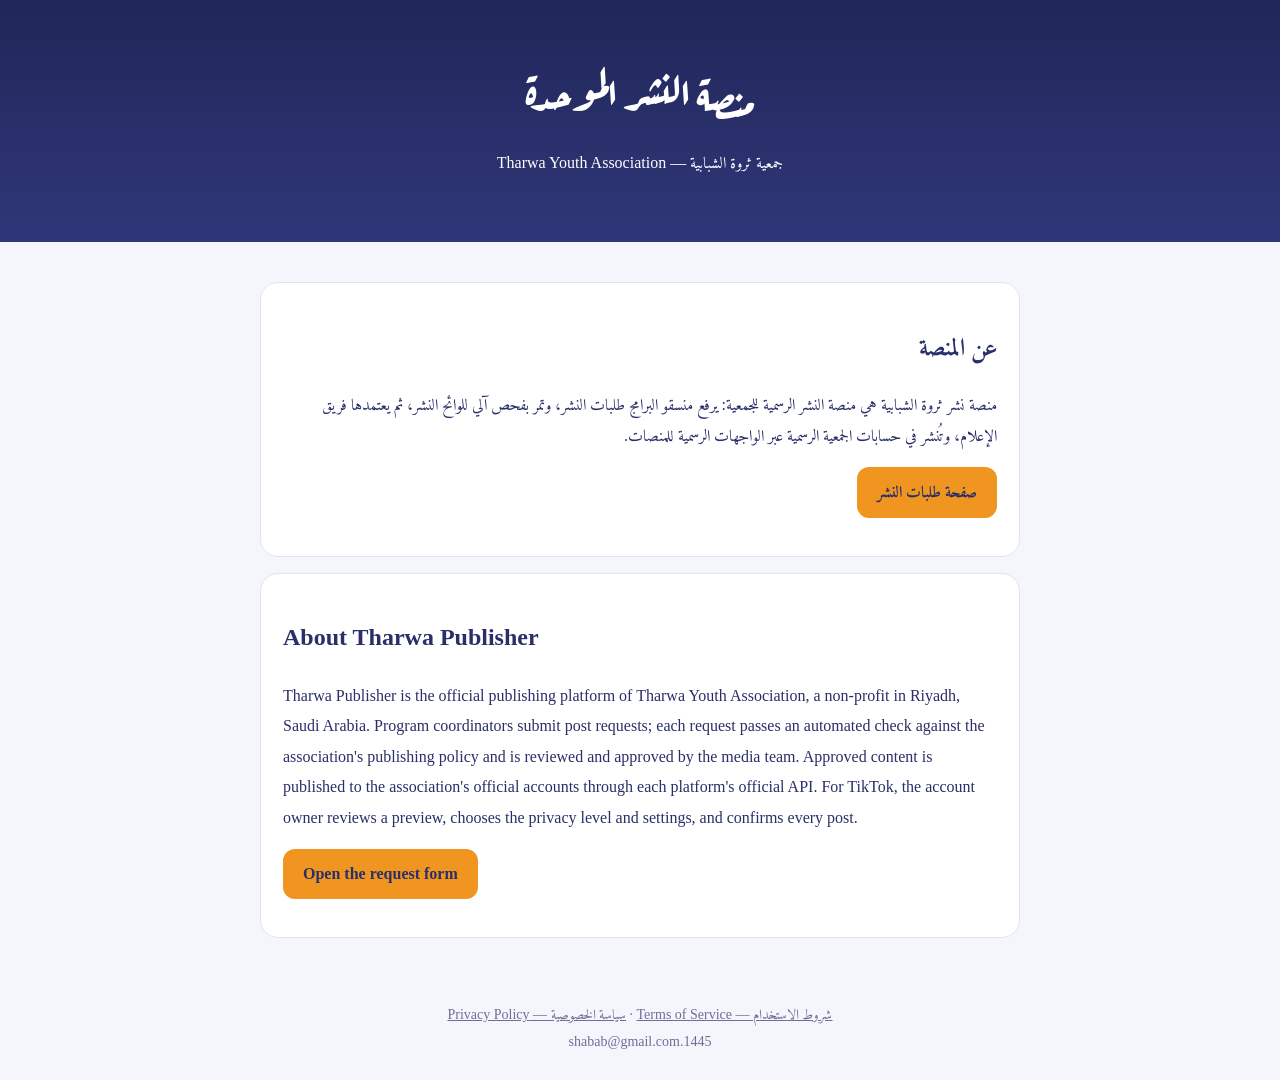
<file: index.html>
<!doctype html><html lang="ar" dir="rtl"><head><meta charset="utf-8"><meta name="viewport" content="width=device-width,initial-scale=1"><link rel="icon" type="image/png" href="favicon.png"><link rel="apple-touch-icon" href="icon.png"><title>منصة نشر ثروة الشبابية — Tharwa Publisher</title><link href="https://fonts.googleapis.com/css2?family=Amiri:wght@400;700&family=Aref+Ruqaa:wght@700&display=swap" rel="stylesheet">
<style>body{margin:0;background:#F5F6FB;color:#292F69;font-family:'Times New Roman',Amiri,serif;line-height:1.9}header{background:linear-gradient(180deg,#202658,#303779);color:#fff;padding:48px 18px;text-align:center}h1{font-family:'Aref Ruqaa',serif;font-size:44px;margin:0}main{max-width:760px;margin:0 auto;padding:24px 18px}.card{background:#fff;border:1px solid #E2E5F1;border-radius:18px;padding:22px;margin:16px 0}a.btn{display:inline-block;background:#F09520;color:#292F69;padding:10px 20px;border-radius:12px;text-decoration:none;font-weight:700}footer{text-align:center;color:#6B6F99;padding:24px;font-size:14px}footer a{color:#6B6F99}</style></head>
<body><header><h1>منصة النشر الموحدة</h1><p>جمعية ثروة الشبابية — Tharwa Youth Association</p></header><main>
<div class="card"><h2>عن المنصة</h2><p>منصة نشر ثروة الشبابية هي منصة النشر الرسمية للجمعية: يرفع منسقو البرامج طلبات النشر، وتمر بفحص آلي للوائح النشر، ثم يعتمدها فريق الإعلام، وتُنشر في حسابات الجمعية الرسمية عبر الواجهات الرسمية للمنصات.</p><p><a class="btn" href="request.html">صفحة طلبات النشر</a></p></div>
<div class="card" dir="ltr" style="text-align:left"><h2>About Tharwa Publisher</h2><p>Tharwa Publisher is the official publishing platform of Tharwa Youth Association, a non-profit in Riyadh, Saudi Arabia. Program coordinators submit post requests; each request passes an automated check against the association's publishing policy and is reviewed and approved by the media team. Approved content is published to the association's official accounts through each platform's official API. For TikTok, the account owner reviews a preview, chooses the privacy level and settings, and confirms every post.</p><p><a class="btn" href="request.html">Open the request form</a></p></div>
</main><footer><a href="terms.html">شروط الاستخدام — Terms of Service</a> · <a href="privacy.html">سياسة الخصوصية — Privacy Policy</a><br>1445.shabab@gmail.com</footer></body></html>
</file>
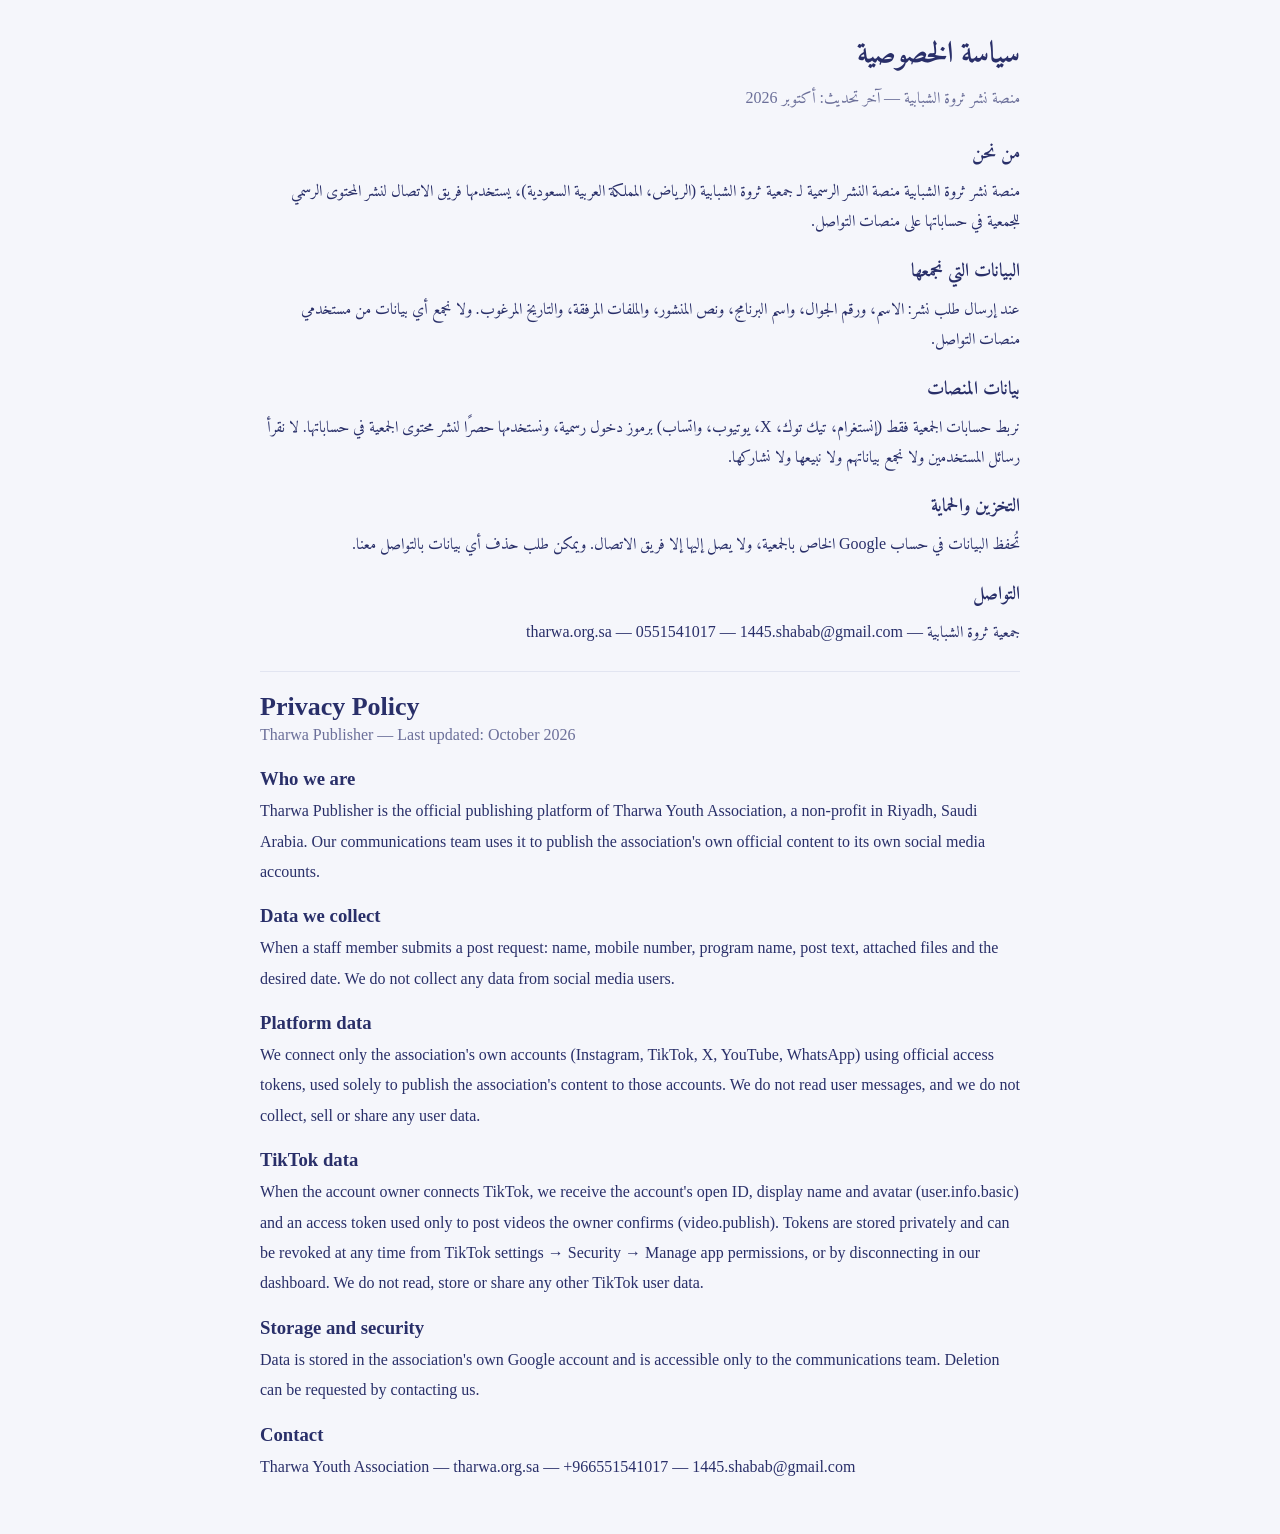
<file: privacy.html>
<!doctype html><html lang="ar"><head><title>Tharwa Publisher</title><link href="https://fonts.googleapis.com/css2?family=Amiri:wght@400;700&display=swap" rel="stylesheet"><meta charset="utf-8"><meta name="viewport" content="width=device-width,initial-scale=1"></head><body style="margin:0;background:#F5F6FB;font-family:'Times New Roman',Amiri,serif;color:#292F69"><div style="max-width:760px;margin:0 auto;padding:28px 18px"><h1 dir="rtl" style="font-size:30px;margin:0">سياسة الخصوصية</h1><p dir="rtl" style="color:#6B6F99;margin:4px 0 0">منصة نشر ثروة الشبابية — آخر تحديث: أكتوبر 2026</p><section dir="rtl" style="margin:24px 0"><h3 style="color:#292F69;margin:18px 0 6px">من نحن</h3><p style="margin:0;line-height:1.9">منصة نشر ثروة الشبابية منصة النشر الرسمية لـ جمعية ثروة الشبابية (الرياض، المملكة العربية السعودية)، يستخدمها فريق الاتصال لنشر المحتوى الرسمي للجمعية في حساباتها على منصات التواصل.</p><h3 style="color:#292F69;margin:18px 0 6px">البيانات التي نجمعها</h3><p style="margin:0;line-height:1.9">عند إرسال طلب نشر: الاسم، ورقم الجوال، واسم البرنامج، ونص المنشور، والملفات المرفقة، والتاريخ المرغوب. ولا نجمع أي بيانات من مستخدمي منصات التواصل.</p><h3 style="color:#292F69;margin:18px 0 6px">بيانات المنصات</h3><p style="margin:0;line-height:1.9">نربط حسابات الجمعية فقط (إنستغرام، تيك توك، X، يوتيوب، واتساب) برموز دخول رسمية، ونستخدمها حصرًا لنشر محتوى الجمعية في حساباتها. لا نقرأ رسائل المستخدمين ولا نجمع بياناتهم ولا نبيعها ولا نشاركها.</p><h3 style="color:#292F69;margin:18px 0 6px">التخزين والحماية</h3><p style="margin:0;line-height:1.9">تُحفظ البيانات في حساب Google الخاص بالجمعية، ولا يصل إليها إلا فريق الاتصال. ويمكن طلب حذف أي بيانات بالتواصل معنا.</p><h3 style="color:#292F69;margin:18px 0 6px">التواصل</h3><p style="margin:0;line-height:1.9">جمعية ثروة الشبابية — tharwa.org.sa — 0551541017 — 1445.shabab@gmail.com</p></section><hr style="border:0;border-top:1px solid #E2E5F1"><h1 dir="ltr" style="font-size:26px;margin:20px 0 0">Privacy Policy</h1><p dir="ltr" style="color:#6B6F99;margin:4px 0 0">Tharwa Publisher — Last updated: October 2026</p><section dir="ltr" style="margin:24px 0"><h3 style="color:#292F69;margin:18px 0 6px">Who we are</h3><p style="margin:0;line-height:1.9">Tharwa Publisher is the official publishing platform of Tharwa Youth Association, a non-profit in Riyadh, Saudi Arabia. Our communications team uses it to publish the association's own official content to its own social media accounts.</p><h3 style="color:#292F69;margin:18px 0 6px">Data we collect</h3><p style="margin:0;line-height:1.9">When a staff member submits a post request: name, mobile number, program name, post text, attached files and the desired date. We do not collect any data from social media users.</p><h3 style="color:#292F69;margin:18px 0 6px">Platform data</h3><p style="margin:0;line-height:1.9">We connect only the association's own accounts (Instagram, TikTok, X, YouTube, WhatsApp) using official access tokens, used solely to publish the association's content to those accounts. We do not read user messages, and we do not collect, sell or share any user data.</p><h3 style="color:#292F69;margin:18px 0 6px">TikTok data</h3><p style="margin:0;line-height:1.9">When the account owner connects TikTok, we receive the account's open ID, display name and avatar (user.info.basic) and an access token used only to post videos the owner confirms (video.publish). Tokens are stored privately and can be revoked at any time from TikTok settings → Security → Manage app permissions, or by disconnecting in our dashboard. We do not read, store or share any other TikTok user data.</p><h3 style="color:#292F69;margin:18px 0 6px">Storage and security</h3><p style="margin:0;line-height:1.9">Data is stored in the association's own Google account and is accessible only to the communications team. Deletion can be requested by contacting us.</p><h3 style="color:#292F69;margin:18px 0 6px">Contact</h3><p style="margin:0;line-height:1.9">Tharwa Youth Association — tharwa.org.sa — +966551541017 — 1445.shabab@gmail.com</p></section></div></body></html>
</file>
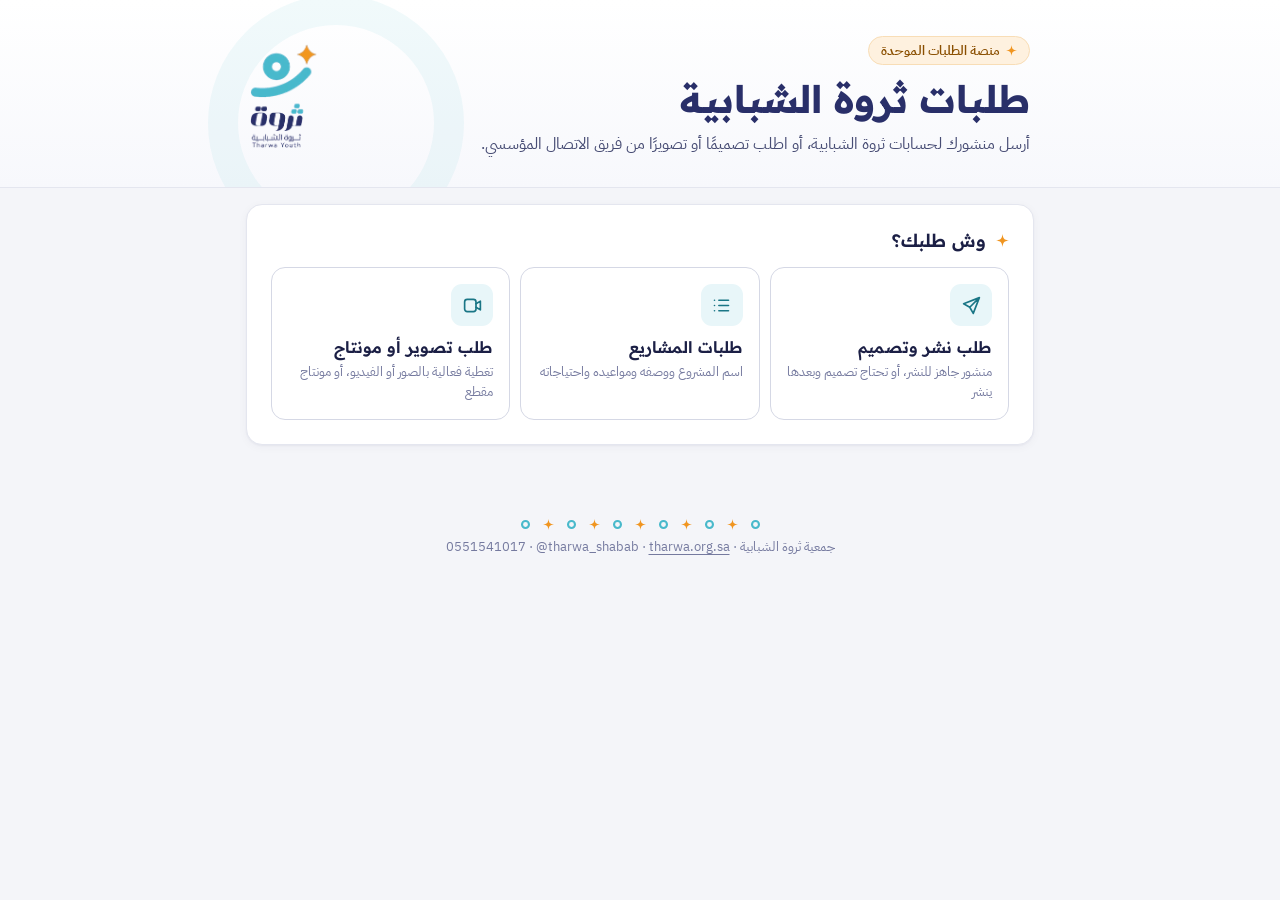
<file: request.html>
<!DOCTYPE html>
<html lang="ar" dir="rtl">
<head>
  <meta charset="utf-8">
  <meta name="viewport" content="width=device-width, initial-scale=1">
  <title>طلبات ثروة الشبابية</title>
  <link rel="icon" type="image/png" href="favicon.png"><link rel="apple-touch-icon" href="icon.png"><meta name="theme-color" content="#202658">
<link rel="preconnect" href="https://fonts.googleapis.com">
<link rel="preconnect" href="https://fonts.gstatic.com" crossorigin>
<link href="https://fonts.googleapis.com/css2?family=IBM+Plex+Sans+Arabic:wght@400;500;600;700&family=Readex+Pro:wght@500;600;700&display=swap" rel="stylesheet">
<style>
  /* ===================== نظام تصميم منصة ثروة =====================
     الخطوط: IBM Plex Sans Arabic للنصوص، وReadex Pro للعناوين (بدائل Segoe UI حسب دليل الهوية).
     الألوان: الكحلي أساسي، والتركوازي للمعلومة والروابط، والبرتقالي للإبراز فقط (بدون نص أبيض فوقه). */
  :root {
    --navy: #292F69; --navy-deep: #1F2454; --navy-2: #363D80;
    --ink: #1B1F45; --text: #1B1F45; --ink-2: #474C74; --muted: #757A9F; --faint: #A3A7C3;
    --tq: #48B9CB; --tq-ink: #1A7686; --tq-soft: #E8F6F9;
    --or: #F09520; --or-ink: #8A4F00; --or-soft: #FEF1DF;
    --mint: #B5DFDA; --peach: #F3D9B8; --mustard: #F3BE5E; --green: #8CC08F;
    --bg: #F4F5F9; --card: #FFFFFF; --line: #E4E6EF; --line-2: #D5D8E5; --hover: #F2F3F8; --sel: #EDEFF8;
    --ok: #1D8757; --ok-soft: #E4F4EB; --warn: #9C5B00; --warn-soft: #FFF3DC; --bad: #BE3A30; --bad-soft: #FCEBE9;
    --radius: 14px; --r-sm: 10px; --r-xs: 8px;
    --shadow: 0 1px 2px rgba(22, 26, 64, .04), 0 2px 10px rgba(22, 26, 64, .04);
    --shadow-2: 0 12px 32px rgba(22, 26, 64, .12);
    --ring: 0 0 0 3px rgba(72, 185, 203, .28);
    --f-ui: 'IBM Plex Sans Arabic', 'Segoe UI', Tahoma, sans-serif;
    --f-head: 'Readex Pro', 'IBM Plex Sans Arabic', 'Segoe UI', Tahoma, sans-serif;
  }
  * { box-sizing: border-box; }
  html, body { margin: 0; }
  html { -webkit-text-size-adjust: 100%; }
  body { background: var(--bg); color: var(--ink); font-family: var(--f-ui); font-size: 15px; line-height: 1.7; direction: rtl; -webkit-font-smoothing: antialiased; -moz-osx-font-smoothing: grayscale; text-rendering: optimizeLegibility; }
  a { color: var(--tq-ink); text-decoration-thickness: 1px; text-underline-offset: 3px; }
  b, strong { font-weight: 600; }
  h1, h2, h3, h4 { font-family: var(--f-head); font-weight: 600; letter-spacing: 0; line-height: 1.35; color: var(--ink); }
  button, input, select, textarea { font: inherit; color: inherit; }
  ::selection { background: rgba(72, 185, 203, .25); }
  :focus-visible { outline: none; box-shadow: var(--ring); }
  .ltr { direction: ltr; unicode-bidi: isolate; }

  /* ===== الترويسة (صفحة الطلبات) ===== */
  .hero { position: relative; overflow: hidden; background: linear-gradient(180deg, #FFFFFF 0%, #F7F8FC 100%); border-bottom: 1px solid var(--line); }
  .hero-inner { position: relative; max-width: 820px; margin: 0 auto; padding: 36px 20px 30px; display: flex; align-items: center; gap: 24px; }
  .hero-text { flex: 1; min-width: 0; }
  .hero-logo { height: 104px; width: auto; flex: none; position: relative; }
  .hero-inner::before { content: ''; position: absolute; left: -22px; top: 50%; width: 196px; height: 196px; margin-top: -98px; border-radius: 50%; border: 30px solid rgba(72, 185, 203, .075); pointer-events: none; }
  .hero h1 { font-family: var(--f-head); font-weight: 700; font-size: clamp(26px, 5.2vw, 38px); line-height: 1.3; margin: 10px 0 6px; color: var(--navy); }
  .hero p { margin: 0; color: var(--ink-2); font-size: 15.5px; max-width: 560px; }
  .hero .pill { display: inline-flex; align-items: center; gap: 6px; background: var(--or-soft); color: var(--or-ink); font-weight: 600; font-size: 12.5px; padding: 3px 12px; border-radius: 999px; border: 1px solid #F8DDB6; }
  .hero .pill svg { width: 11px; height: 11px; }
  @media (max-width: 640px) {
    .hero-inner { padding: 22px 16px 20px; gap: 14px; align-items: flex-start; }
    .hero-logo { height: 70px; }
    .hero-inner::before { left: -46px; width: 150px; height: 150px; margin-top: -75px; border-width: 22px; }
    .hero p { font-size: 14.5px; }
  }

  /* شريط الدوائر والنجوم — علامة الهوية أسفل الصفحة */
  .strip { display: flex; justify-content: center; align-items: center; gap: 12px; padding: 18px 0 6px; }
  .strip svg { width: 11px; height: 11px; flex: none; }

  /* ===== عناصر عامة ===== */
  .wrap { max-width: 820px; margin: 0 auto; padding: 0 16px 48px; }
  .card { background: var(--card); border: 1px solid var(--line); border-radius: 16px; box-shadow: var(--shadow); padding: 24px; margin-top: 16px; }
  @media (max-width: 640px) { .card { padding: 18px 16px; border-radius: 14px; } }
  .sec-title { display: flex; align-items: center; gap: 10px; font-family: var(--f-head); font-weight: 600; font-size: 18px; color: var(--ink); margin: 0 0 14px; }
  .sec-title svg { width: 13px; height: 13px; flex: none; }
  .muted { color: var(--muted); }
  .small { font-size: 13px; }
  label.f { display: block; font-weight: 600; font-size: 14px; color: var(--ink-2); margin: 16px 0 6px; }
  label.f .req { color: var(--or); }
  .hint { font-size: 13px; color: var(--muted); margin-top: 5px; line-height: 1.6; }
  .in, select.in, textarea.in { width: 100%; background: #fff; border: 1px solid var(--line-2); border-radius: var(--r-sm); padding: 10px 13px; min-height: 44px; outline: none; transition: border-color .15s, box-shadow .15s; color: var(--ink); }
  .in::placeholder { color: var(--faint); }
  .in:hover { border-color: #C3C7DA; }
  .in:focus { border-color: var(--tq); box-shadow: var(--ring); }
  select.in { -webkit-appearance: none; appearance: none; padding-left: 36px; background: #fff url("data:image/svg+xml,%3Csvg xmlns='http://www.w3.org/2000/svg' width='12' height='12' viewBox='0 0 24 24' fill='none' stroke='%23757A9F' stroke-width='2.5' stroke-linecap='round' stroke-linejoin='round'%3E%3Cpath d='m6 9 6 6 6-6'/%3E%3C/svg%3E") no-repeat left 13px center; }
  textarea.in { min-height: 140px; resize: vertical; line-height: 1.75; }
  @media (max-width: 640px) { .in, select.in, textarea.in { font-size: 16px; } }
  .row2 { display: grid; grid-template-columns: 1fr 1fr; gap: 0 14px; }
  @media (max-width: 640px) { .row2 { grid-template-columns: 1fr; } }
  input[type=tel], input[type=email], input[type=url], .ltr.in { direction: ltr; text-align: right; }
  input[type=datetime-local].in, input[type=date].in, input[type=time].in { display: block; min-width: 0; max-width: 100%; -webkit-appearance: none; appearance: none; text-align: right; }
  input[type=datetime-local]::-webkit-date-and-time-value, input[type=date]::-webkit-date-and-time-value { text-align: right; }
  input[type=checkbox], input[type=radio] { accent-color: var(--navy); }

  .btn { display: inline-flex; align-items: center; justify-content: center; gap: 8px; border: 1px solid transparent; cursor: pointer; border-radius: var(--r-sm); min-height: 40px; padding: 7px 16px; font-weight: 600; font-size: 14px; line-height: 1.4; background: var(--sel); color: var(--navy); text-decoration: none; transition: background .15s, border-color .15s, box-shadow .15s, transform .06s; white-space: nowrap; }
  .btn:hover { background: #E3E6F3; }
  .btn:active { transform: translateY(1px); }
  .btn:disabled { opacity: .5; cursor: not-allowed; transform: none; }
  .btn.primary { background: var(--navy); color: #fff; }
  .btn.primary:hover { background: var(--navy-deep); }
  .btn.accent { background: var(--or); color: var(--ink); }
  .btn.accent:hover { background: #E2860F; }
  .btn.ok { background: var(--ok); color: #fff; }
  .btn.ok:hover { background: #17724A; }
  .btn.bad { background: var(--bad-soft); color: var(--bad); }
  .btn.bad:hover { background: #F8DCD8; }
  .btn.ghost { background: #fff; border-color: var(--line-2); color: var(--ink-2); }
  .btn.ghost:hover { background: var(--hover); border-color: #C6CADB; }
  .btn.sm { min-height: 32px; padding: 4px 12px; font-size: 13px; border-radius: var(--r-xs); gap: 6px; }
  .btn.big { width: 100%; min-height: 52px; font-size: 16px; border-radius: 12px; font-family: var(--f-head); }
  .btn svg { width: 17px; height: 17px; flex: none; }
  .btn.sm svg { width: 15px; height: 15px; }

  .note { display: flex; gap: 12px; align-items: flex-start; border-radius: 12px; padding: 12px 14px; font-size: 14px; line-height: 1.7; border: 1px solid transparent; }
  .note svg { width: 19px; height: 19px; flex: none; margin-top: 2px; }
  .note.or { background: var(--or-soft); border-color: #F5DAB2; color: #5A3700; }
  .note.tq { background: var(--tq-soft); border-color: #CBEAF0; color: var(--ink); }
  .note.bad { background: var(--bad-soft); border-color: #F2CBC6; color: #8C2A22; }
  .note.ok { background: var(--ok-soft); border-color: #C2E5D2; color: #135C3B; }

  .badge { display: inline-flex; align-items: center; gap: 5px; font-size: 12px; font-weight: 600; line-height: 1.6; padding: 1px 10px; border-radius: 999px; background: var(--sel); color: var(--ink-2); white-space: nowrap; }
  .badge svg { width: 11px; height: 11px; }
  .badge.ok { background: var(--ok-soft); color: var(--ok); }
  .badge.warn { background: var(--warn-soft); color: var(--warn); }
  .badge.tq { background: var(--tq-soft); color: var(--tq-ink); }
  .badge.bad { background: var(--bad-soft); color: var(--bad); }
  .badge.navy { background: var(--navy); color: #fff; }
  .badge.or { background: var(--or-soft); color: var(--or-ink); }
  .badge.gray { background: #EEF0F5; color: var(--muted); }

  .toast { position: fixed; bottom: 24px; left: 50%; transform: translateX(-50%) translateY(24px); opacity: 0; background: var(--ink); color: #fff; padding: 11px 18px; border-radius: 12px; box-shadow: var(--shadow-2); transition: opacity .2s, transform .2s; z-index: 99; max-width: calc(100% - 32px); font-size: 14px; font-weight: 500; pointer-events: none; }
  .toast.show { opacity: 1; transform: translateX(-50%) translateY(0); }
  .toast.err { background: var(--bad); }

  .bar { height: 6px; background: var(--line); border-radius: 99px; overflow: hidden; }
  .bar > i { display: block; height: 100%; width: 0; background: var(--tq); border-radius: 99px; transition: width .2s; }
  .spin { width: 18px; height: 18px; border: 2.5px solid rgba(255,255,255,.35); border-top-color: #fff; border-radius: 50%; animation: sp .8s linear infinite; flex: none; }
  @keyframes sp { to { transform: rotate(360deg); } }
  .hidden { display: none !important; }
  .footer { text-align: center; color: var(--muted); font-size: 13px; padding: 8px 16px 36px; }
  .footer a { color: var(--muted); }
  @media (prefers-reduced-motion: reduce) { * { transition: none !important; animation-duration: .01ms !important; } }
</style>

  <style>
    /* ===== صفحة الطلبات ===== */
    .policy-list { display: grid; grid-template-columns: repeat(auto-fit, minmax(220px, 1fr)); gap: 10px; }
    .pdf-btn { display: flex; align-items: center; gap: 12px; padding: 12px 14px; border-radius: 12px; border: 1px solid var(--line); text-decoration: none; color: var(--ink); background: #fff; transition: border-color .15s, box-shadow .15s, transform .1s; }
    .pdf-btn:hover { border-color: var(--line-2); box-shadow: var(--shadow); transform: translateY(-1px); }
    .pdf-btn .ic { width: 40px; height: 40px; border-radius: 10px; background: var(--bad-soft); color: var(--bad); display: grid; place-items: center; flex: none; }
    .pdf-btn .ic svg { width: 20px; height: 20px; }
    .pdf-btn b { display: block; font-weight: 600; font-size: 14px; line-height: 1.45; }
    .pdf-btn span { font-size: 12.5px; color: var(--muted); }

    .drop { border: 1.5px dashed var(--line-2); background: #FAFBFD; border-radius: 14px; padding: 26px 16px; text-align: center; cursor: pointer; transition: background .15s, border-color .15s; }
    .drop:hover, .drop.over { background: var(--tq-soft); border-color: var(--tq); }
    .drop .ic { width: 48px; height: 48px; border-radius: 12px; background: #fff; border: 1px solid var(--line); color: var(--navy); display: inline-grid; place-items: center; margin-bottom: 8px; box-shadow: var(--shadow); }
    .drop .ic svg { width: 22px; height: 22px; }
    .drop b { display: block; font-size: 15px; font-weight: 600; }
    .thumbs { display: grid; grid-template-columns: repeat(auto-fill, minmax(112px, 1fr)); gap: 10px; margin-top: 14px; }
    .thumb { position: relative; border-radius: 12px; overflow: hidden; border: 1px solid var(--line); background: #fff; }
    .thumb .pv { aspect-ratio: 4/5; background: #EEF0F5 center/cover no-repeat; display: grid; place-items: center; color: var(--muted); }
    .thumb .pv svg { width: 30px; height: 30px; }
    .thumb .meta { padding: 6px 8px; font-size: 11.5px; line-height: 1.5; color: var(--muted); }
    .thumb .meta b { display: block; font-weight: 600; color: var(--ink); white-space: nowrap; overflow: hidden; text-overflow: ellipsis; direction: ltr; text-align: right; }
    .thumb .rm { position: absolute; top: 6px; left: 6px; width: 26px; height: 26px; border-radius: 50%; border: 0; background: rgba(27, 31, 69, .78); color: #fff; display: grid; place-items: center; cursor: pointer; backdrop-filter: blur(4px); }
    .thumb .rm svg { width: 13px; height: 13px; }
    .thumb .prog { position: absolute; inset: auto 0 0 0; height: 3px; background: rgba(0,0,0,.06); }
    .thumb .prog i { display: block; height: 100%; width: 0; background: var(--tq); }
    .thumb.done .prog i { background: var(--ok); }

    .plats { display: grid; grid-template-columns: repeat(auto-fill, minmax(150px, 1fr)); gap: 8px; }
    .plat { position: relative; display: flex; gap: 10px; align-items: flex-start; padding: 11px 13px; border: 1px solid var(--line-2); border-radius: 12px; cursor: pointer; background: #fff; transition: border-color .15s, background .15s; }
    .plat:hover { border-color: #C3C7DA; }
    .plat input { position: absolute; opacity: 0; }
    .plat .box { width: 20px; height: 20px; border-radius: 6px; border: 1.5px solid #C3C7DA; flex: none; margin-top: 3px; display: grid; place-items: center; color: #fff; transition: all .15s; }
    .plat .box svg { width: 13px; height: 13px; opacity: 0; }
    .plat b { display: block; font-weight: 600; font-size: 14px; }
    .plat span { font-size: 12px; color: var(--muted); line-height: 1.55; display: block; }
    .plat:has(input:checked) { border-color: var(--navy); background: var(--sel); }
    .plat:has(input:checked) .box { background: var(--navy); border-color: var(--navy); }
    .plat:has(input:checked) .box svg { opacity: 1; }
    .plat:has(input:focus-visible) { box-shadow: var(--ring); }

    .counter { display: flex; flex-wrap: wrap; gap: 6px; margin-top: 8px; }
    .choice { display: flex; gap: 8px; flex-wrap: wrap; }
    .choice label { display: flex; align-items: center; gap: 8px; padding: 8px 14px; border: 1px solid var(--line-2); border-radius: 10px; cursor: pointer; background: #fff; font-size: 14.5px; transition: border-color .15s, background .15s; }
    .choice label:hover { border-color: #C3C7DA; }
    .choice label:has(input:checked) { border-color: var(--navy); background: var(--sel); font-weight: 600; }
    .consent { display: flex; gap: 10px; align-items: flex-start; margin-top: 12px; padding: 12px 14px; border-radius: 12px; background: var(--warn-soft); border: 1px solid #F6DDB0; cursor: pointer; font-size: 14px; }
    .consent input { width: 18px; height: 18px; margin-top: 3px; flex: none; }

    .err-box { margin-top: 14px; }
    .done-card { text-align: center; padding: 36px 22px; }
    .done-card .big-ic { width: 72px; height: 72px; border-radius: 50%; display: inline-grid; place-items: center; background: var(--ok-soft); color: var(--ok); margin-bottom: 10px; box-shadow: 0 0 0 8px #F1F9F5; }
    .done-card .big-ic svg { width: 36px; height: 36px; }
    .done-card h2 { font-weight: 700; font-size: 28px; margin: 6px 0; color: var(--navy); }
    .req-no { display: inline-block; direction: ltr; font-family: var(--f-head); font-weight: 600; font-size: 20px; background: var(--sel); color: var(--navy); padding: 4px 18px; border-radius: 10px; margin: 8px 0 14px; letter-spacing: .5px; border: 1px solid var(--line); }
    .notes { text-align: right; margin: 14px auto 0; max-width: 560px; }
    .notes li { margin: 4px 0; }

    .cust { margin-top: 14px; border-top: 1px solid var(--line); padding-top: 12px; }
    .cust-on { display: flex; align-items: center; gap: 8px; cursor: pointer; font-weight: 500; }
    .cust-on input { width: 18px; height: 18px; }
    .cust-row { border: 1px solid var(--line); border-radius: 12px; padding: 10px 12px; margin-top: 10px; background: #FBFBFD; }
    .cust-row > b { display: block; margin-bottom: 6px; }
    .cust-files { display: flex; flex-wrap: wrap; gap: 8px; margin-bottom: 8px; }
    .cust-f { position: relative; width: 60px; height: 60px; border-radius: 10px; background: var(--bg) center/cover no-repeat; border: 2px solid var(--line); cursor: pointer; display: grid; place-items: center; }
    .cust-f svg { width: 22px; height: 22px; color: var(--muted); }
    .cust-f.on { border-color: var(--navy); }
    .cust-f.on::after { content: '✓'; position: absolute; top: -7px; left: -7px; width: 20px; height: 20px; border-radius: 50%; background: var(--navy); color: #fff; font-size: 12px; display: grid; place-items: center; }
    .cust-f:not(.on) { opacity: .45; }
    .cust-row textarea { min-height: 70px; }

    .post { position: relative; }
    .post-hd { display: flex; align-items: center; justify-content: space-between; gap: 10px; margin-bottom: 2px; }
    .post-hd h2 { margin: 0; font-size: 19px; display: flex; align-items: center; }
    .post-no { display: inline-grid; place-items: center; width: 30px; height: 30px; border-radius: 50%; background: var(--or); color: var(--ink); font-weight: 700; font-size: 14px; margin-left: 10px; flex: none; }
    .step { margin-top: 20px; padding-top: 16px; border-top: 1px solid var(--line); }
    .step:first-of-type { border-top: 0; padding-top: 0; }
    .step-t { display: flex; align-items: center; gap: 10px; font-family: var(--f-head); font-weight: 600; font-size: 16px; margin-bottom: 8px; color: var(--ink); }
    .step-t i { font-style: normal; width: 24px; height: 24px; border-radius: 50%; background: var(--navy); color: #fff; display: inline-grid; place-items: center; font-size: 12.5px; font-family: var(--f-ui); flex: none; }
    .album-note { display: flex; gap: 8px; align-items: flex-start; font-size: 13.5px; background: var(--tq-soft); border: 1px solid #CBEAF0; border-radius: 10px; padding: 8px 12px; margin-top: 10px; }
    .album-note svg { width: 17px; height: 17px; flex: none; margin-top: 3px; color: var(--tq-ink); }
    .add-post { width: 100%; margin-top: 16px; padding: 14px; border: 1.5px dashed var(--line-2); border-radius: 14px; background: #fff; color: var(--navy); font: inherit; font-family: var(--f-head); font-weight: 600; font-size: 15px; cursor: pointer; display: flex; align-items: center; justify-content: center; gap: 8px; transition: border-color .15s, background .15s; }
    .add-post:hover { background: var(--sel); border-color: var(--navy); }
    .add-post svg { width: 19px; height: 19px; }
    .rm-post { border: 0; background: var(--bad-soft); color: var(--bad); border-radius: 8px; padding: 5px 12px; font: inherit; font-size: 13px; font-weight: 600; cursor: pointer; }
    .done-list { text-align: right; max-width: 600px; margin: 10px auto 0; }
    .done-item { border: 1px solid var(--line); border-radius: 12px; padding: 12px 14px; margin-top: 10px; }
    .done-item .req-no { font-size: 16px; padding: 2px 12px; margin: 0 0 6px; }

    /* اختيار نوع الطلب */
    .kind { display: grid; grid-template-columns: 1fr 1fr; gap: 10px; }
    #kindCard .kind { grid-template-columns: repeat(3, 1fr); }
    @media (max-width: 760px) { .kind, #kindCard .kind { grid-template-columns: 1fr; } }
    .kind button { font: inherit; text-align: right; display: flex; flex-direction: column; gap: 10px; align-items: flex-start; padding: 16px; border-radius: 14px; border: 1px solid var(--line-2); background: #fff; color: var(--ink); cursor: pointer; transition: border-color .15s, box-shadow .15s, transform .1s; position: relative; }
    .kind button:hover { border-color: #BFC3D8; box-shadow: var(--shadow); transform: translateY(-1px); }
    .kind button .ic { width: 42px; height: 42px; border-radius: 11px; background: var(--tq-soft); color: var(--tq-ink); display: grid; place-items: center; flex: none; transition: background .15s, color .15s; }
    .kind button .ic svg { width: 21px; height: 21px; }
    .kind button b { display: block; font-family: var(--f-head); font-size: 16px; font-weight: 600; line-height: 1.4; margin-bottom: 3px; }
    .kind button span { font-size: 13px; color: var(--muted); line-height: 1.6; display: block; }
    .kind button.on { border-color: var(--navy); box-shadow: 0 0 0 3px rgba(41, 47, 105, .10); }
    .kind button.on .ic { background: var(--navy); color: #fff; }
    .kind button.on::after { content: ''; position: absolute; top: 14px; left: 14px; width: 18px; height: 18px; border-radius: 50%; background: var(--navy) url("data:image/svg+xml,%3Csvg xmlns='http://www.w3.org/2000/svg' viewBox='0 0 24 24' fill='none' stroke='white' stroke-width='3.2' stroke-linecap='round' stroke-linejoin='round'%3E%3Cpath d='m5 12.5 4.5 4.5L19 7.5'/%3E%3C/svg%3E") center/11px no-repeat; }
    @media (max-width: 760px) { .kind button { flex-direction: row; align-items: center; padding: 14px 14px 14px 40px; } .kind button.on::after { top: 50%; margin-top: -9px; left: 12px; } }

    /* المشاريع والمواعيد */
    .prj { border: 1px solid var(--line); border-radius: 14px; padding: 16px; margin-bottom: 12px; background: #fff; }
    .prj-hd { display: flex; justify-content: space-between; align-items: center; margin-bottom: 4px; }
    .prj-hd b { font-family: var(--f-head); font-size: 16px; font-weight: 600; }
    .fpick { --fc: var(--navy); --fbg: var(--sel); display: flex; align-items: center; gap: 12px; border: 1.5px dashed var(--line-2); border-radius: 12px; padding: 11px 14px; cursor: pointer; background: #FAFBFD; transition: border-color .15s, background .15s; }
    .fpick + .fpick { margin-top: 8px; }
    .fpick:hover { border-color: var(--fc); }
    .fpick.on { border-style: solid; border-color: var(--fc); background: var(--fbg); }
    .fpick .fic { background: var(--fc); color: #fff; font-weight: 700; font-size: 11.5px; border-radius: 7px; padding: 5px 0; min-width: 40px; text-align: center; letter-spacing: .5px; flex: none; }
    .fpick .fname { font-size: 14px; color: var(--muted); overflow: hidden; text-overflow: ellipsis; white-space: nowrap; flex: 1; min-width: 0; }
    .fpick.on .fname { color: var(--ink); font-weight: 500; }
    .fpick .fx { display: none; border: 0; background: none; color: var(--muted); font-size: 20px; line-height: 1; cursor: pointer; padding: 0 4px; }
    .fpick.on .fx { display: block; }
    .fpick.xls { --fc: #1D7044; --fbg: #EEF8F2; }
    .fpick.pdf { --fc: #C0392F; --fbg: #FCEDEB; }
    .fpick.doc { --fc: #2B5797; --fbg: #EDF2FA; }
    .fpick.img { --fc: #1A7686; --fbg: #E8F6F9; }
    .pcat { background: #F8F9FC; border: 1px solid var(--line); border-radius: 12px; padding: 12px 14px; margin-top: 10px; font-size: 14px; line-height: 1.8; }
    .pcat-row { margin-bottom: 8px; }
    .pcat-row b { display: block; color: var(--navy); font-size: 13px; }
    .pcat-row span { color: var(--ink-2); }
    .drow { border: 1px solid var(--line); border-radius: 12px; padding: 10px; margin-bottom: 8px; background: #FAFBFD; }
    .drow-top { display: flex; gap: 8px; align-items: center; }
    .drow-top .dl { flex: 1; }
    .cal { display: inline-flex; border: 1px solid var(--line-2); border-radius: 9px; overflow: hidden; flex: none; background: #fff; }
    .cal button { font: inherit; font-size: 13px; border: 0; background: transparent; padding: 7px 11px; cursor: pointer; color: var(--ink-2); font-weight: 500; }
    .cal button.on { background: var(--navy); color: #fff; }
    .drm { font: inherit; border: 0; background: none; color: var(--bad); cursor: pointer; font-size: 20px; line-height: 1; padding: 0 4px; }
    .hsel { display: grid; grid-template-columns: 1fr 1.6fr 1.2fr; gap: 6px; margin-top: 8px; }
    .dconv { font-size: 12.5px; color: var(--muted); margin-top: 6px; min-height: 1em; }
    .add-mini { font: inherit; font-size: 14px; font-weight: 600; border: 1px dashed var(--line-2); background: #fff; color: var(--navy); border-radius: 10px; padding: 7px 14px; cursor: pointer; margin-top: 10px; display: inline-flex; gap: 6px; align-items: center; }
    .add-mini:hover { border-color: var(--navy); background: var(--sel); }
    .add-mini svg { width: 15px; height: 15px; }

    /* أنواع التصاميم */
    .dtypes h4 { margin: 6px 0 8px; font-size: 13.5px; color: var(--muted); font-weight: 600; font-family: var(--f-ui); }
    .chips2 { display: flex; flex-wrap: wrap; gap: 7px; }
    .chips2 label { display: flex; align-items: center; gap: 6px; padding: 6px 12px; border: 1px solid var(--line-2); border-radius: 999px; background: #fff; cursor: pointer; font-size: 14px; transition: border-color .15s, background .15s; }
    .chips2 label:hover { border-color: #C3C7DA; }
    .chips2 label:has(input:checked) { border-color: var(--navy); background: var(--sel); font-weight: 600; color: var(--navy); }
    .dtypes .chips2 label { padding: 6px 12px; font-size: 14px; }
  </style>
</head>
<body>
  <div id="hero"></div>

  <main class="wrap" id="app">
    <section class="card" id="kindCard">
      <h2 class="sec-title"><span class="st"></span>وش طلبك؟</h2>
      <div class="kind">
        <button type="button" data-k="pd"><span class="ic" id="kIc1"></span><div><b>طلب نشر وتصميم</b><span>منشور جاهز للنشر، أو تحتاج تصميم وبعدها ينشر</span></div></button>
        <button type="button" data-k="projects"><span class="ic" id="kIc3"></span><div><b>طلبات المشاريع</b><span>اسم المشروع ووصفه ومواعيده واحتياجاته</span></div></button>
        <button type="button" data-k="media"><span class="ic" id="kIc4"></span><div><b>طلب تصوير أو مونتاج</b><span>تغطية فعالية بالصور أو الفيديو، أو مونتاج مقطع</span></div></button>
      </div>
    </section>
    <section class="card hidden" id="readyCard">
      <h2 class="sec-title"><span class="st"></span>التصميم جاهز؟</h2>
      <div class="kind two">
        <button type="button" data-r="publish"><span class="ic" id="rIc1"></span><div><b>نعم، جاهز</b><span>أرفعه ويروح للنشر مباشرة</span></div></button>
        <button type="button" data-r="design"><span class="ic" id="rIc2"></span><div><b>لا، أحتاج تصميم</b><span>نصممه لك، وبعد ما يجهز ينشر</span></div></button>
      </div>
    </section>
    <div id="pubWrap" class="hidden">
    <section class="card" id="policy">
      <h2 class="sec-title"><span id="t-star1"></span>قبل ما تبدأ: لوائح النشر</h2>
      <p class="muted" style="margin-top:0">اقرأ لوائح النشر ودليل مقدّم الطلب. الطلب المخالف للوائح لا يُنشر.</p>
      <div class="policy-list" id="policyList"><div class="muted small">جارٍ تحميل الملفات…</div></div>
    </section>

    <form id="f" novalidate>
      <section class="card">
        <h2 class="sec-title"><span class="st"></span>بيانات صاحب الطلب</h2>
        <div class="row2">
          <div>
            <label class="f" for="name">الاسم <span class="req">*</span></label>
            <input class="in" id="name" name="name" autocomplete="name" placeholder="مثال: مشرف برنامج بسام" required>
          </div>
          <div>
            <label class="f" for="phone">رقم الجوال <span class="req">*</span></label>
            <input class="in" id="phone" name="phone" type="tel" inputmode="numeric" autocomplete="tel" placeholder="05XXXXXXXX" required>
          </div>
        </div>
        <label class="f" for="program">البرنامج أو الجهة</label>
        <select class="in" id="program" name="program"></select>
      </section>

      <div id="posts"></div>
      <button type="button" class="add-post" id="addPost"><span id="addIc"></span>إضافة منشور آخر (منفصل)</button>
      <div class="hint" style="text-align:center;margin-top:6px">كل منشور يُنشر لحاله بمنصاته وملفاته ونصه وموعده.</div>

      <div class="err-box hidden" id="err"></div>
      <div class="card" id="sendBox">
        <div class="bar hidden" id="bar"><i></i></div>
        <div class="hint hidden" id="barTxt" style="margin:6px 0 12px"></div>
        <button class="btn primary big" id="send" type="submit"><span id="sendIc"></span><span id="sendTxt">إرسال الطلب</span></button>
      </div>
    </form>
    </div>

    <form id="df" class="hidden" novalidate>
      <section class="card">
        <h2 class="sec-title"><span class="st"></span>بياناتك</h2>
        <div class="row2">
          <div><label class="f">الاسم <span class="req">*</span></label><input class="in" id="d_name" autocomplete="name"></div>
          <div><label class="f">الجوال <span class="req">*</span></label><input class="in" id="d_phone" type="tel" inputmode="numeric" autocomplete="tel" placeholder="05XXXXXXXX"></div>
        </div>
        <label class="f">الجهة أو البرنامج <span class="req">*</span></label><select class="in" id="d_entity"></select>
        <input class="in hidden" id="d_entity2" placeholder="اكتب اسم الجهة" style="margin-top:8px">
      </section>

      <section class="card">
        <h2 class="sec-title"><span class="st"></span>وش تحتاج؟</h2>
        <div class="dtypes" id="d_types"></div>
      </section>

      <section class="card">
        <h2 class="sec-title"><span class="st"></span>التفاصيل</h2>
        <label class="f">العنوان أو اسم الفعالية <span class="req">*</span></label>
        <input class="in" id="d_title" placeholder="مثال: حفل ختام برنامج بسام">
        <label class="f">وش تبي في التصميم؟ <span class="req">*</span></label>
        <textarea class="in" id="d_details" placeholder="الفكرة، والنصوص اللي تنكتب (التاريخ، المكان، الرابط…)، وأي ملاحظة."></textarea>
        <div id="d_sizesBox" class="hidden"><label class="f">المقاسات والكميات <span class="muted small">(تنكتب تلقائي وتقدر تعدّلها)</span></label>
        <textarea class="in" id="d_sizes" style="min-height:90px"></textarea></div>
        <div class="row2">
          <div><label class="f">متى تحتاجه؟ <span class="req">*</span></label><input class="in ltr" id="d_due" type="date"></div>
          <div><label class="f">الأولوية</label><select class="in" id="d_priority"><option value="normal">عادي</option><option value="urgent">مستعجل</option></select></div>
        </div>
        <div class="note or hidden" id="d_aiNote" style="margin-top:10px"><div><b>تنبيه:</b> التصاميم المستعجلة تُنفَّذ بالذكاء الاصطناعي، وقد تختلف عن التصميم اليدوي.</div></div>
        <div class="hint">يفضّل قبل الموعد بأسبوع على الأقل.</div>
        <label class="f">الشعارات</label>
        <div class="chips2" id="d_logos">
          <label><input type="checkbox" value="شعار ثروة" checked> شعار ثروة</label>
          <label><input type="checkbox" value="شعار البرنامج"> شعار البرنامج</label>
          <label><input type="checkbox" value="شعارات الشركاء والرعاة"> الشركاء والرعاة</label>
        </div>
        <label class="f">مرفقات <span class="muted small">(اختياري)</span></label>
        <div class="drop" id="d_drop" tabindex="0" role="button" style="padding:16px"><div class="ic" id="d_upIc"></div><b>اضغط لإرفاق صور أو PDF</b><div class="hint">حتى 30 م.ب للملف</div>
          <input type="file" id="d_file" accept="image/*,application/pdf,.pdf" multiple hidden></div>
        <div class="thumbs" id="d_thumbs"></div>
      </section>

      <section class="card">
        <h2 class="sec-title"><span class="st"></span>بعد ما يجهز التصميم</h2>
        <div class="chips2"><label><input type="checkbox" id="d_pub" checked> انشره في حسابات ثروة بعد ما يجهز</label></div>
        <div id="d_pubBox">
          <label class="f">نص المنشور <span class="muted small">(اختياري — تقدر تكتبه الحين أو نكتبه إحنا)</span></label>
          <textarea class="in" id="d_pubText" style="min-height:90px" placeholder="النص اللي ينزل مع التصميم في المنصات"></textarea>
          <label class="f">موعد النشر المرغوب</label>
          <input class="in ltr" id="d_pubDate" type="datetime-local">
          <div class="hint">فريق الاتصال يحدد المنصات المناسبة ويعتمد المنشور.</div>
        </div>
      </section>

      <div class="err-box hidden" id="d_err"></div>
      <div class="card">
        <div class="bar hidden" id="d_bar"><i></i></div>
        <button class="btn primary big" id="d_send" type="submit"><span id="d_sendIc"></span><span id="d_sendTxt">إرسال طلب التصميم</span></button>
      </div>
    </form>

    <form id="pf" class="hidden" novalidate>
      <section class="card">
        <h2 class="sec-title"><span class="st"></span>بياناتك</h2>
        <div class="row2">
          <div><label class="f">الاسم <span class="req">*</span></label><input class="in" id="p_name" autocomplete="name"></div>
          <div><label class="f">الجوال <span class="req">*</span></label><input class="in" id="p_phone" type="tel" inputmode="numeric" autocomplete="tel" placeholder="05XXXXXXXX"></div>
        </div>
        <label class="f">الجهة أو البرنامج <span class="req">*</span></label><select class="in" id="p_entity"></select>
        <input class="in hidden" id="p_entity2" placeholder="اكتب اسم الجهة" style="margin-top:8px">
      </section>
      <section class="card">
        <h2 class="sec-title"><span class="st"></span>المشاريع</h2>
        <div id="p_list"></div>
        <button type="button" class="add-post" id="p_add"><span id="p_addIc"></span>إضافة مشروع</button>
      </section>
      <div class="err-box hidden" id="p_err"></div>
      <div class="card"><button class="btn primary big" id="p_send" type="submit"><span id="p_sendIc"></span><span id="p_sendTxt">إرسال وصف المشاريع</span></button></div>
    </form>

    <form id="mf" class="hidden" novalidate>
      <section class="card">
        <h2 class="sec-title"><span class="st"></span>بياناتك</h2>
        <div class="row2">
          <div><label class="f">الاسم <span class="req">*</span></label><input class="in" id="m_name" autocomplete="name"></div>
          <div><label class="f">الجوال <span class="req">*</span></label><input class="in" id="m_phone" type="tel" inputmode="numeric" autocomplete="tel" placeholder="05XXXXXXXX"></div>
        </div>
        <label class="f">الجهة أو البرنامج <span class="req">*</span></label><select class="in" id="m_entity"></select>
        <input class="in hidden" id="m_entity2" placeholder="اكتب اسم الجهة" style="margin-top:8px">
      </section>
      <section class="card">
        <h2 class="sec-title"><span class="st"></span>وش تحتاج؟</h2>
        <div class="chips2" id="m_kind">
          <label><input type="radio" name="mk" value="تصوير فوتوغرافي"> تصوير فوتوغرافي</label>
          <label><input type="radio" name="mk" value="تصوير فيديو"> تصوير فيديو</label>
          <label><input type="radio" name="mk" value="تصوير فوتوغرافي وفيديو"> صور وفيديو</label>
          <label><input type="radio" name="mk" value="تصوير ومونتاج"> تصوير ومونتاج</label>
          <label><input type="radio" name="mk" value="مونتاج فقط"> مونتاج فقط</label>
        </div>
        <label class="f">العنوان أو اسم الفعالية <span class="req">*</span></label>
        <input class="in" id="m_title" placeholder="مثال: حفل ختام برنامج بسام">
        <label class="f">التفاصيل</label>
        <textarea class="in" id="m_details" style="min-height:90px" placeholder="وش تبي يركز عليه التصوير؟ لقطات معينة، ضيوف، مقابلات، أسلوب المونتاج…"></textarea>
      </section>
      <section class="card" id="m_shootBox">
        <h2 class="sec-title"><span class="st"></span>التصوير</h2>
        <div class="row2">
          <div><label class="f">موعد التصوير <span class="req">*</span></label><input class="in ltr" id="m_shoot" type="date"><div class="dconv" id="m_shootH"></div></div>
          <div><label class="f">الوقت</label><input class="in" id="m_time" placeholder="مثال: من 7 إلى 10 مساءً"></div>
        </div>
        <label class="f">المكان</label><input class="in" id="m_place" placeholder="اسم المكان أو رابط الموقع">
      </section>
      <section class="card">
        <h2 class="sec-title"><span class="st"></span>المخرجات والتسليم</h2>
        <label class="f">وش تبي يطلع؟</label>
        <div class="chips2" id="m_outputs">
          <label><input type="checkbox" value="صور مختارة"> صور مختارة</label>
          <label><input type="checkbox" value="ريلز / مقطع قصير"> ريلز / مقطع قصير</label>
          <label><input type="checkbox" value="فيديو تغطية كامل"> فيديو تغطية</label>
          <label><input type="checkbox" value="ستوريات"> ستوريات</label>
          <label><input type="checkbox" value="مقابلات"> مقابلات</label>
          <label><input type="checkbox" value="فيديو تعريفي"> فيديو تعريفي</label>
        </div>
        <div class="row2">
          <div><label class="f">المقاس</label><select class="in" id="m_ratio"><option>9:16 طولي (ريلز وستوري)</option><option>16:9 عرضي (يوتيوب وعروض)</option><option>1:1 مربع</option><option>4:5 (بوست إنستغرام)</option><option>أكثر من مقاس</option></select></div>
          <div><label class="f">مدة الفيديو</label><input class="in" id="m_length" placeholder="مثال: 60 ثانية"></div>
        </div>
        <div id="m_rawBox" class="hidden">
          <label class="f">المواد الخام للمونتاج</label>
          <input class="in ltr" id="m_raw" placeholder="رابط درايف أو مجلد فيه المقاطع">
          <div class="hint">المقاطع الكبيرة حطها في درايف وأرسل الرابط هنا.</div>
        </div>
        <div class="row2">
          <div><label class="f">موعد التسليم <span class="req">*</span></label><input class="in ltr" id="m_due" type="date"><div class="dconv" id="m_dueH"></div></div>
          <div><label class="f">الأولوية</label><select class="in" id="m_priority"><option value="normal">عادي</option><option value="urgent">مستعجل</option></select></div>
        </div>
      </section>
      <div class="err-box hidden" id="m_err"></div>
      <div class="card"><button class="btn primary big" id="m_send" type="submit"><span id="m_sendIc"></span><span id="m_sendTxt">إرسال الطلب</span></button></div>
    </form>

    <section class="card done-card hidden" id="done"></section>
  </main>

  <div class="footer"><div id="fstrip"></div>جمعية ثروة الشبابية · <a href="https://tharwa.org.sa" target="_blank" rel="noopener">tharwa.org.sa</a> · <span class="ltr">@tharwa_shabab</span> · <span class="ltr">0551541017</span></div>
  <script>window.TH_API='https://tharwa-platform-sage.vercel.app/api/gas';window.TH_FILE='https://tharwa-platform-sage.vercel.app/api/gas';window.TH_CFG={"programs": ["بسام", "تواق", "ترحال", "رائد", "عبق", "مناهل", "النادي الصيفي", "إدارة الجمعية", "أخرى"], "platforms": [{"key": "instagram", "name": "إنستغرام", "role": "الواجهة البصرية: البرامج والقيم والتغطيات"}, {"key": "tiktok", "name": "تيك توك", "role": "مقاطع قصيرة للفئة الأصغر — فيديو فقط"}, {"key": "x", "name": "X (تويتر)", "role": "إخبارية رسمية: بيانات وإعلانات وفوائد موثقة"}, {"key": "youtube", "name": "يوتيوب", "role": "ينشر المقطع كفيديو في قناة الجمعية، أو كـ «شورت» إذا اخترته — فيديو فقط"}, {"key": "linkedin", "name": "لينكدين", "role": "المؤسسي: الشراكات والتطوع والتقارير"}, {"key": "snapchat", "name": "سناب شات", "role": "تنبيهات الفعاليات والكواليس"}, {"key": "whatsapp", "name": "واتساب", "role": "القنوات والمجتمعات والمجموعات — يُجهَّز في «حزمة واتساب» وينشره فريق الاتصال"}, {"key": "website", "name": "الموقع الإلكتروني", "role": "أخبار الجمعية وتغطيات البرامج في موقع tharwa.org.sa"}, {"key": "store", "name": "المتجر", "role": "المنتجات والتذاكر والتسجيل المدفوع في متجر الجمعية"}], "maxFiles": 10, "maxFileBytes": 31457280, "maxVideoBytes": 734003200, "policyFiles": [{"id": "1QRuL2xXwSNDXHfPQUo__-bANBv7W2lgz", "name": "نماذج حسابات الجمعية", "url": "https://drive.google.com/file/d/1QRuL2xXwSNDXHfPQUo__-bANBv7W2lgz/view", "size": 1046953}, {"id": "1rCqZ-LSx2n6ZR7QfZr73jjrx3SHmLBYb", "name": "لوائح النشر في منصات التواصل", "url": "https://drive.google.com/file/d/1rCqZ-LSx2n6ZR7QfZr73jjrx3SHmLBYb/view", "size": 502749}, {"id": "1iHfTEloO1RIQY_b0b0UJh2Hn1-kBHX_D", "name": "دليل مقدم طلب النشر", "url": "https://drive.google.com/file/d/1iHfTEloO1RIQY_b0b0UJh2Hn1-kBHX_D/view", "size": 129062}]};</script>
<script>
  window.TH_LOGO = '[data-uri]';
  window.TH_LOGO_LIGHT = '[data-uri]';
  window.TH_MARK = '[data-uri]';
  var TH = window.TH = {};
  TH.star = function (fill) {
    return '<svg viewBox="-10 -10 20 20"><path d="M0-10C1.2-2.2 2.2-1.2 10 0 2.2 1.2 1.2 2.2 0 10-1.2 2.2-2.2 1.2-10 0-2.2-1.2-1.2-2.2 0-10Z" fill="' + (fill || '#F09520') + '"/></svg>';
  };
  TH.ring = function (c) {
    return '<svg viewBox="-10 -10 20 20"><circle r="6.3" fill="none" stroke="' + (c || '#48B9CB') + '" stroke-width="3.8"/></svg>';
  };
  TH.strip = function (n) {
    var s = '';
    for (var i = 0; i < (n || 13); i++) s += i % 2 ? TH.star() : TH.ring();
    return '<div class="strip">' + s + '</div>';
  };
  /* سماء النجوم والحلقات خلف الترويسة — نفس توزيع الشعار */
  TH.sky = function () {
    var pts = [[3, 86, 'r', 4], [16, 88, 's', 6], [24, 8, 'r', 5], [31, 12, 's', 7], [35, 52, 'r', 4], [38, 86, 's', 6], [44, 58, 's', 5], [46, 7, 'r', 5],
      [52, 88, 's', 5], [58, 9, 's', 8], [66, 86, 'r', 5], [72, 6, 's', 6], [78, 90, 's', 7], [99, 8, 'r', 4]];
    var g = pts.map(function (p) {
      var x = p[0] + '%', y = p[1] + '%', s = p[3];
      return p[2] === 's'
        ? '<svg x="' + x + '" y="' + y + '" width="' + s * 2 + '" height="' + s * 2 + '" viewBox="-10 -10 20 20" overflow="visible"><path d="M0-10C1.2-2.2 2.2-1.2 10 0 2.2 1.2 1.2 2.2 0 10-1.2 2.2-2.2 1.2-10 0-2.2-1.2-1.2-2.2 0-10Z" fill="#F09520" opacity=".9"/></svg>'
        : '<svg x="' + x + '" y="' + y + '" width="' + s * 2 + '" height="' + s * 2 + '" viewBox="-10 -10 20 20" overflow="visible"><circle r="6" fill="none" stroke="#48B9CB" stroke-width="3.4" opacity=".85"/></svg>';
    }).join('');
    return '<svg class="sky" xmlns="http://www.w3.org/2000/svg" preserveAspectRatio="none">' + g +
      '<g opacity=".07" transform="translate(40 30)"><circle cx="70" cy="60" r="46" fill="none" stroke="#fff" stroke-width="32"/></g></svg>';
  };
  TH.hero = function (title, sub, pill) {
    return '<header class="hero"><div class="hero-inner"><div class="hero-text">' +
      (pill ? '<span class="pill">' + TH.star('#F09520').replace('<svg', '<svg width="11" height="11"') + pill + '</span>' : '') +
      '<h1>' + title + '</h1><p>' + sub + '</p></div>' +
      '<img class="hero-logo" src="' + window.TH_LOGO_LIGHT + '" alt="ثروة الشبابية"></div></header>';
  };

  /* أيقونات مسطحة موحدة */
  var P = {
    upload: '<path d="M12 16V4m0 0-5 5m5-5 5 5M4 16v2a2 2 0 0 0 2 2h12a2 2 0 0 0 2-2v-2"/>',
    file: '<path d="M14 3H7a2 2 0 0 0-2 2v14a2 2 0 0 0 2 2h10a2 2 0 0 0 2-2V8z"/><path d="M14 3v5h5"/>',
    pdf: '<path d="M14 3H7a2 2 0 0 0-2 2v14a2 2 0 0 0 2 2h10a2 2 0 0 0 2-2V8z"/><path d="M14 3v5h5M8.5 15.5h7M8.5 12h4"/>',
    image: '<rect x="3" y="4" width="18" height="16" rx="3"/><circle cx="9" cy="10" r="2"/><path d="m21 16-5-5-9 9"/>',
    video: '<rect x="3" y="5" width="13" height="14" rx="3"/><path d="m16 10 5-3v10l-5-3"/>',
    calendar: '<rect x="3" y="5" width="18" height="16" rx="3"/><path d="M8 3v4m8-4v4M3 10h18"/>',
    check: '<path d="m5 12.5 4.5 4.5L19 7.5"/>',
    x: '<path d="M6 6l12 12M18 6 6 18"/>',
    send: '<path d="M21 3 10 14M21 3l-7 18-4-7-7-4z"/>',
    link: '<path d="M10 14a4.5 4.5 0 0 0 6.4 0l3-3a4.5 4.5 0 0 0-6.4-6.4l-1 1M14 10a4.5 4.5 0 0 0-6.4 0l-3 3a4.5 4.5 0 0 0 6.4 6.4l1-1"/>',
    copy: '<rect x="8" y="8" width="13" height="13" rx="3"/><path d="M16 8V5a2 2 0 0 0-2-2H5a2 2 0 0 0-2 2v9a2 2 0 0 0 2 2h3"/>',
    trash: '<path d="M4 7h16M9 7V4h6v3M6 7l1 13h10l1-13"/>',
    phone: '<path d="M5 3h3l2 5-2.5 1.5a11 11 0 0 0 7 7L16 14l5 2v3a2 2 0 0 1-2 2A16 16 0 0 1 3 5a2 2 0 0 1 2-2"/>',
    chat: '<path d="M4 20l1.5-4.5A8 8 0 1 1 9 19z"/>',
    refresh: '<path d="M20 11a8 8 0 0 0-14.5-4.5L4 8m0-4v4h4M4 13a8 8 0 0 0 14.5 4.5L20 16m0 4v-4h-4"/>',
    alert: '<path d="M12 4 2.5 20h19z"/><path d="M12 10v4m0 3v.01"/>',
    info: '<circle cx="12" cy="12" r="9"/><path d="M12 11v6m0-9.5v.01"/>',
    gear: '<circle cx="12" cy="12" r="3"/><path d="M19.4 15a1.7 1.7 0 0 0 .3 1.8l.1.1a2 2 0 1 1-2.8 2.8l-.1-.1a1.7 1.7 0 0 0-2.9 1.2V21a2 2 0 1 1-4 0v-.1a1.7 1.7 0 0 0-2.9-1.2l-.1.1a2 2 0 1 1-2.8-2.8l.1-.1A1.7 1.7 0 0 0 3 14.1H3a2 2 0 1 1 0-4h.1a1.7 1.7 0 0 0 1.2-2.9l-.1-.1A2 2 0 1 1 7 4.3l.1.1A1.7 1.7 0 0 0 10 3.2V3a2 2 0 1 1 4 0v.1a1.7 1.7 0 0 0 2.9 1.2l.1-.1a2 2 0 1 1 2.8 2.8l-.1.1A1.7 1.7 0 0 0 20.9 10H21a2 2 0 1 1 0 4h-.1a1.7 1.7 0 0 0-1.5 1"/>',
    list: '<path d="M9 6h11M9 12h11M9 18h11M4 6h.01M4 12h.01M4 18h.01"/>',
    plug: '<path d="M9 3v5m6-5v5M7 8h10v3a5 5 0 0 1-10 0zM12 16v5"/>',
    book: '<path d="M4 4.5A2.5 2.5 0 0 1 6.5 2H20v17H6.5A2.5 2.5 0 0 0 4 21.5z"/><path d="M4 19.5A2.5 2.5 0 0 1 6.5 17H20"/>',
    film: '<rect x="3" y="3" width="18" height="18" rx="3"/><path d="M7 3v18M17 3v18M3 8h4m10 0h4M3 16h4m10 0h4"/>',
    clock: '<circle cx="12" cy="12" r="9"/><path d="M12 7v5l3 2"/>',
    edit: '<path d="M4 20h4L19 9l-4-4L4 16z"/><path d="m13.5 6.5 4 4"/>',
    eye: '<path d="M2 12s3.5-7 10-7 10 7 10 7-3.5 7-10 7S2 12 2 12z"/><circle cx="12" cy="12" r="3"/>',
    user: '<circle cx="12" cy="8" r="4"/><path d="M4 21a8 8 0 0 1 16 0"/>',
    play: '<path d="M7 4v16l13-8z"/>',
    archive: '<rect x="3" y="4" width="18" height="5" rx="1.5"/><path d="M5 9v10a2 2 0 0 0 2 2h10a2 2 0 0 0 2-2V9M10 13h4"/>',
    lock: '<rect x="4" y="11" width="16" height="10" rx="3"/><path d="M8 11V7a4 4 0 0 1 8 0v4"/>',
    search: '<circle cx="11" cy="11" r="7"/><path d="m20 20-4-4"/>',
    download: '<path d="M12 4v11m-5-5 5 5 5-5M5 20h14"/>',
    share: '<circle cx="18" cy="5" r="3"/><circle cx="6" cy="12" r="3"/><circle cx="18" cy="19" r="3"/><path d="m8.6 13.5 6.8 4M15.4 6.5l-6.8 4"/>',
    target: '<circle cx="12" cy="12" r="9"/><circle cx="12" cy="12" r="5"/><circle cx="12" cy="12" r="1.5"/>',
    grid: '<rect x="3" y="3" width="7" height="7" rx="2"/><rect x="14" y="3" width="7" height="7" rx="2"/><rect x="3" y="14" width="7" height="7" rx="2"/><rect x="14" y="14" width="7" height="7" rx="2"/>'
  };
  TH.icon = function (name, cls) {
    return '<svg class="' + (cls || '') + '" viewBox="0 0 24 24" fill="none" stroke="currentColor" stroke-width="1.9" stroke-linecap="round" stroke-linejoin="round" aria-hidden="true">' + (P[name] || '') + '</svg>';
  };

  /* استدعاء دوال الخادم كـ Promise */
  TH.run = function (fn) {
    var args = Array.prototype.slice.call(arguments, 1);
    if (window.google && google.script && google.script.run) {
      return new Promise(function (resolve, reject) {
        var r = google.script.run.withSuccessHandler(resolve).withFailureHandler(function (e) { reject(e instanceof Error ? e : new Error(String(e && e.message || e))); });
        r[fn].apply(r, args);
      });
    }
    if (!window.TH_API) return Promise.reject(new Error('الخادم غير متاح في المعاينة.'));
    return fetch(window.TH_API, { method: 'POST', body: JSON.stringify({ fn: fn, args: args }), redirect: 'follow' })
      .then(function (res) { if (!res.ok) throw new Error('تعذر الاتصال بالخادم (' + res.status + ').'); return res.json(); },
        function () { throw new Error('تعذر الاتصال بالخادم. تأكد من الإنترنت وحاول مرة أخرى.'); })
      .then(function (o) { if (!o || !o.ok) throw new Error((o && o.error) || 'حدث خطأ في الخادم.'); return o.result; });
  };

  /* رفع ملف على دفعات 4 ميغابايت إلى درايف */
  TH.CHUNK = 4 * 1024 * 1024;
  TH.upload = function (file, target, key, onProgress) {
    var mime = file.type || guessMime(file.name);
    var origin = window.TH_API && /^https:\/\/thrwa-hup\.github\.io$/.test(location.origin) ? location.origin : '';
    function viaServer() {
      return TH.run('startUpload', file.name, mime, file.size, target, key || '').then(function (s) {
        var start = 0;
        function next() {
          var end = Math.min(start + TH.CHUNK, file.size);
          return readB64(file.slice(start, end)).then(function (b64) {
            return TH.run('uploadChunk', s.uploadUrl, b64, start, file.size);
          }).then(function (r) {
            start = end;
            if (onProgress) onProgress(start / file.size);
            if (r.done) return r.file;
            if (start >= file.size) throw new Error('انتهى الملف قبل اكتمال الرفع.');
            return next();
          });
        }
        return next();
      });
    }
    if (!origin) return viaServer();
    // رفع مباشر من المتصفح إلى درايف على دفعات 8 م.ب (أسرع بكثير)
    var CH = 8 * 1024 * 1024, started = false;
    return TH.run('startUpload', file.name, mime, file.size, target, key || '', origin).then(function (s) {
      var start = 0;
      function next() {
        var end = Math.min(start + CH, file.size);
        return fetch(s.uploadUrl, { method: 'PUT', headers: { 'Content-Range': 'bytes ' + start + '-' + (end - 1) + '/' + file.size }, body: file.slice(start, end) })
          .then(function (res) {
            started = true;
            if (res.status === 308) { start = end; if (onProgress) onProgress(start / file.size); return next(); }
            if (res.status === 200 || res.status === 201) {
              if (onProgress) onProgress(1);
              return res.json().then(function (f) { return { id: f.id, name: f.name, mime: f.mimeType, size: Number(f.size) }; });
            }
            throw new Error('تعذر رفع الملف (' + res.status + ').');
          });
      }
      return next();
    }).catch(function (e) {
      if (started) throw e;
      return viaServer(); // المتصفح منع الرفع المباشر — نرفع عبر الخادم
    });
  };
  function readB64(blob) {
    return new Promise(function (res, rej) {
      var fr = new FileReader();
      fr.onload = function () { res(String(fr.result).split(',')[1] || ''); };
      fr.onerror = function () { rej(new Error('تعذر قراءة الملف.')); };
      fr.readAsDataURL(blob);
    });
  }
  function guessMime(n) {
    var e = String(n).split('.').pop().toLowerCase();
    return { jpg: 'image/jpeg', jpeg: 'image/jpeg', png: 'image/png', webp: 'image/webp', gif: 'image/gif', heic: 'image/heic', heif: 'image/heif',
      pdf: 'application/pdf', mp4: 'video/mp4', mov: 'video/quicktime', m4v: 'video/mp4', webm: 'video/webm',
      xlsx: 'application/vnd.openxmlformats-officedocument.spreadsheetml.sheet', xls: 'application/vnd.ms-excel', csv: 'text/csv',
      docx: 'application/vnd.openxmlformats-officedocument.wordprocessingml.document', doc: 'application/msword' }[e] || 'application/octet-stream';
  }
  TH.guessMime = guessMime;
  /* أبعاد الصورة أو مدة المقطع قبل الرفع */
  TH.probe = function (file) {
    return new Promise(function (res) {
      var url = URL.createObjectURL(file), done = function (o) { URL.revokeObjectURL(url); res(o); };
      var t = file.type || guessMime(file.name);
      if (/^image\//.test(t)) { var i = new Image(); i.onload = function () { done({ w: i.naturalWidth, h: i.naturalHeight }); }; i.onerror = function () { done({}); }; i.src = url; }
      else if (/^video\//.test(t)) { var v = document.createElement('video'); v.preload = 'metadata'; v.onloadedmetadata = function () { done({ w: v.videoWidth, h: v.videoHeight, dur: Math.round(v.duration || 0) }); }; v.onerror = function () { done({}); }; v.src = url; }
      else done({});
      setTimeout(function () { done({}); }, 6000);
    });
  };
  /* نسخة جاهزة لإنستغرام: JPEG، عرض حتى 1440، والمقاس بين 4:5 و 1.91:1 (يضيف إطار بلون حواف الصورة بدل القص) */
  TH.igNeeds = function (mime, w, h) {
    if (!/^image\//.test(mime || '')) return false;
    if (!/^image\/(jpeg|png)$/.test(mime)) return true;
    if (!w || !h) return false;
    var r = w / h;
    return r < 0.8 || r > 1.91 || w > 1440;
  };
  TH.igPrep = function (file) {
    return new Promise(function (res, rej) {
      var url = URL.createObjectURL(file), img = new Image();
      img.onerror = function () { URL.revokeObjectURL(url); rej(new Error('المتصفح ما قدر يفتح الصورة «' + file.name + '».')); };
      img.onload = function () {
        var w = img.naturalWidth, h = img.naturalHeight, r = w / h, cw = w, ch = h;
        if (r < 0.8) cw = Math.round(h * 0.8); else if (r > 1.91) ch = Math.round(w / 1.91);
        var sc = Math.min(1, 1440 / cw), c = document.createElement('canvas');
        c.width = Math.round(cw * sc); c.height = Math.round(ch * sc);
        var g = c.getContext('2d');
        // لون الإطار = متوسط حواف الصورة
        var t = document.createElement('canvas'); t.width = 24; t.height = 24; var tg = t.getContext('2d'); tg.drawImage(img, 0, 0, 24, 24);
        var d = tg.getImageData(0, 0, 24, 24).data, R = 0, G = 0, B = 0, n = 0;
        for (var i = 0; i < 24; i++) for (var j = 0; j < 24; j++) { if (i && j && i < 23 && j < 23) continue; var k = (j * 24 + i) * 4; R += d[k]; G += d[k + 1]; B += d[k + 2]; n++; }
        g.fillStyle = 'rgb(' + Math.round(R / n) + ',' + Math.round(G / n) + ',' + Math.round(B / n) + ')';
        g.fillRect(0, 0, c.width, c.height);
        g.drawImage(img, Math.round((cw - w) / 2 * sc), Math.round((ch - h) / 2 * sc), Math.round(w * sc), Math.round(h * sc));
        URL.revokeObjectURL(url);
        c.toBlob(function (b) {
          if (!b) return rej(new Error('تعذر تجهيز الصورة.'));
          res(new File([b], 'ig_' + String(file.name || 'image').replace(/\.[^.]+$/, '') + '.jpg', { type: 'image/jpeg' }));
        }, 'image/jpeg', 0.92);
      };
      img.src = url;
    });
  };
  TH.size = function (b) { b = Number(b) || 0; return b > 1048576 ? (b / 1048576).toFixed(1) + ' م.ب' : Math.max(1, Math.round(b / 1024)) + ' ك.ب'; };
  TH.esc = function (s) { return String(s == null ? '' : s).replace(/[&<>"']/g, function (c) { return { '&': '&amp;', '<': '&lt;', '>': '&gt;', '"': '&quot;', "'": '&#39;' }[c]; }); };
  TH.date = function (iso, withTime) {
    if (!iso) return '—';
    var d = new Date(iso);
    if (isNaN(d)) return String(iso);
    var o = { timeZone: 'Asia/Riyadh', day: 'numeric', month: 'long', year: 'numeric' };
    if (withTime !== false) { o.hour = 'numeric'; o.minute = '2-digit'; }
    try { return d.toLocaleString('ar-SA-u-ca-gregory-nu-latn', o); } catch (e) { return d.toISOString().slice(0, 16).replace('T', ' '); }
  };
  TH.toast = function (msg, err) {
    var t = document.getElementById('toast');
    if (!t) { t = document.createElement('div'); t.id = 'toast'; t.className = 'toast'; document.body.appendChild(t); }
    t.textContent = msg; t.className = 'toast show' + (err ? ' err' : '');
    clearTimeout(TH._tt); TH._tt = setTimeout(function () { t.className = 'toast' + (err ? ' err' : ''); }, 3800);
  };
  TH.copy = function (text) {
    (navigator.clipboard ? navigator.clipboard.writeText(text) : Promise.reject()).then(function () { TH.toast('تم النسخ'); }, function () {
      var a = document.createElement('textarea'); a.value = text; document.body.appendChild(a); a.select();
      try { document.execCommand('copy'); TH.toast('تم النسخ'); } catch (e) { prompt('انسخ الرابط:', text); } a.remove();
    });
  };
</script>

  <script>
    var CFG = null, STARS = TH.star().replace('<svg', '<svg width="14" height="14"');
    var LIM = { instagram: 2200, tiktok: 2200, x: 280, linkedin: 3000, snapchat: 80, whatsapp: 900, youtube: 4900, website: 20000, store: 5000 };
    var NAMES = { instagram: 'إنستغرام', tiktok: 'تيك توك', x: 'X', linkedin: 'لينكدين', snapchat: 'سناب', whatsapp: 'واتساب', youtube: 'يوتيوب', website: 'الموقع', store: 'المتجر' };
    document.getElementById('hero').innerHTML = TH.hero('طلبات ثروة الشبابية', 'أرسل منشورك لحسابات ثروة الشبابية، أو اطلب تصميمًا أو تصويرًا من فريق الاتصال المؤسسي.', 'منصة الطلبات الموحدة');
    document.getElementById('fstrip').innerHTML = TH.strip(11);
    document.querySelectorAll('.st, #t-star1').forEach(function (e) { e.innerHTML = STARS; });
    document.getElementById('sendIc').innerHTML = TH.icon('send');
    document.getElementById('addIc').innerHTML = TH.icon('upload');

    function defaultDate() {
      var d = new Date(Date.now() + 24 * 3600 * 1000), p = function (n) { return ('0' + n).slice(-2); };
      return d.getFullYear() + '-' + p(d.getMonth() + 1) + '-' + p(d.getDate()) + 'T18:00';
    }
    function minDate() { var t = new Date(), p = function (n) { return ('0' + n).slice(-2); }; return t.getFullYear() + '-' + p(t.getMonth() + 1) + '-' + p(t.getDate()) + 'T00:00'; }

    // ===================== المنشور =====================
    var POSTS = [], SEQ = 0, SENDING = false;
    function Post() {
      var P = { id: ++SEQ, files: [], custom: {}, el: document.createElement('section') };
      P.el.className = 'card post';
      var q = function (sel) { return P.el.querySelector(sel); };
      P.el.innerHTML =
        '<div class="post-hd"><h2><span class="post-no"></span>منشور</h2><button type="button" class="rm-post hidden">حذف هذا المنشور</button></div>' +
        '<div class="plats hidden"></div>' + // المنصات يحددها فريق الاتصال من لوحة التحكم
        '<div class="step"><div class="step-t"><i>١</i>وش ينشر؟ <span class="req">*</span></div>' +
          '<div class="drop" tabindex="0" role="button" aria-label="اختر الملفات"><div class="ic">' + TH.icon('upload') + '</div><b>اسحب الصور أو المقاطع هنا أو اضغط للاختيار</b>' +
          '<div class="hint">الصور وPDF حتى 30 م.ب، والمقاطع (MP4، MOV) حتى 700 م.ب</div><input type="file" accept="image/*,video/*,application/pdf,.pdf,.heic,.heif,.mp4,.mov,.m4v" multiple hidden></div>' +
          '<div class="thumbs"></div>' +
          '<div class="album-note hidden">' + TH.icon('info') + '<div>كل الملفات هنا <b>تنشر مع بعض في نفس المنشور</b> (ألبوم بالترتيب). لو تبي كل صورة لحالها، اضغط «إضافة منشور آخر» تحت.</div></div>' +
          '<label class="f">نص المنشور</label><textarea class="in ptext" placeholder="اكتب النص المصاحب للمنشور. الفكرة في السطر الأول، ووسمان إلى ثلاثة فقط."></textarea>' +
          '<div class="counter"></div><div class="hint">الوسم #ثروة_الشبابية يُضاف تلقائيًا. وفريق الاتصال يحدد المنصات المناسبة لمنشورك.</div>' +
          '<div class="note tq hidden ytbox" style="margin-top:12px"><div style="width:100%"><b>يوتيوب: فيديو عادي ولا شورت؟</b><div style="display:flex;gap:10px;flex-wrap:wrap;margin-top:8px">' +
            '<label class="tt-tg" style="display:flex;gap:6px;align-items:center;border:1.5px solid var(--line);border-radius:10px;padding:6px 12px;background:#fff;cursor:pointer"><input type="radio" value="video"> فيديو عادي</label>' +
            '<label class="tt-tg" style="display:flex;gap:6px;align-items:center;border:1.5px solid var(--line);border-radius:10px;padding:6px 12px;background:#fff;cursor:pointer"><input type="radio" value="short"> شورت (طولي، 3 دقائق أو أقل)</label></div></div></div>' +
          '<div class="cust hidden"><label class="cust-on"><input type="checkbox" class="custOn"> <b>محتوى مختلف لبعض المنصات</b> <span class="muted small">(اختياري)</span></label>' +
          '<div class="hint" style="margin-top:2px">مثال: صورة طولية لسناب ومربعة لإنستغرام، أو نص أقصر لواتساب.</div><div class="custBox hidden"></div></div></div>' +
        '<div class="step"><div class="step-t"><i>٢</i>متى ينشر؟ <span class="req">*</span></div>' +
          '<input class="in ltr pdate" type="datetime-local" required><div class="hint">يُنشر في موعده أو في أقرب دورة نشر بعده (كل 3 ساعات).</div></div>';
      var ytName = 'yt' + P.id;
      P.el.querySelectorAll('.ytbox input').forEach(function (i) { i.name = ytName; });
      q('.pdate').value = defaultDate(); q('.pdate').min = minDate();
      q('.plats').innerHTML = CFG.platforms.map(function (p) {
        return '<label class="plat"><input type="checkbox" value="' + p.key + '"><span class="box">' + TH.icon('check') + '</span><div><b>' + TH.esc(p.name) + '</b><span>' + TH.esc(p.role) + '</span></div></label>';
      }).join('');
      P.sel = function () { return Array.prototype.map.call(P.el.querySelectorAll('.plats input:checked'), function (i) { return i.value; }); };
      P.el.querySelectorAll('.plats input').forEach(function (i) { i.addEventListener('change', function () { P.sync(); }); });
      q('.ptext').addEventListener('input', function () { P.counter(); });

      var drop = q('.drop'), input = q('.drop input');
      drop.addEventListener('click', function () { input.click(); });
      drop.addEventListener('keydown', function (e) { if (e.key === 'Enter' || e.key === ' ') { e.preventDefault(); input.click(); } });
      ['dragenter', 'dragover'].forEach(function (ev) { drop.addEventListener(ev, function (e) { e.preventDefault(); drop.classList.add('over'); }); });
      ['dragleave', 'drop'].forEach(function (ev) { drop.addEventListener(ev, function (e) { e.preventDefault(); drop.classList.remove('over'); }); });
      drop.addEventListener('drop', function (e) { P.addFiles(e.dataTransfer.files); });
      input.addEventListener('change', function () { P.addFiles(input.files); input.value = ''; });
      q('.thumbs').addEventListener('click', function (e) {
        var b = e.target.closest('[data-rm]'); if (!b || SENDING) return;
        P.files = P.files.filter(function (x) { return x.key !== b.dataset.rm; }); P.sync();
      });
      q('.rm-post').addEventListener('click', function () {
        if (SENDING || !confirm('حذف هذا المنشور من الطلب؟')) return;
        POSTS = POSTS.filter(function (x) { return x !== P; }); P.el.remove(); renumber();
      });
      q('.custOn').addEventListener('change', function () { P.custSync(); });
      q('.custBox').addEventListener('click', function (e) {
        var f = e.target.closest('[data-cf]'); if (!f) return;
        var c = P.custom[f.dataset.cp], k = f.dataset.cf;
        var onCount = P.files.filter(function (it) { return !c.off[it.key]; }).length;
        if (!c.off[k] && onCount <= 1) return TH.toast('لازم يبقى ملف واحد على الأقل لكل منصة', true);
        c.off[k] = !c.off[k]; f.classList.toggle('on', !c.off[k]);
      });
      q('.custBox').addEventListener('input', function (e) { var k = e.target.dataset.ct; if (k) P.custom[k].text = e.target.value; });
      P.el.addEventListener('change', function (e) { if (e.target.name === ytName) q('.ytbox').dataset.touched = '1'; });

      P.addFiles = function (list) {
        var max = CFG.maxFiles || 10, lim = Math.max(CFG.maxFileBytes || 0, 31457280), vlim = Math.max(CFG.maxVideoBytes || 0, 734003200);
        Array.prototype.forEach.call(list, function (file) {
          var t = file.type || TH.guessMime(file.name), isVid = /^video\//.test(t);
          if (!/^(image|video)\//.test(t) && t !== 'application/pdf') return TH.toast('«' + file.name + '» صيغة غير مقبولة. المقبول: صور (JPG، PNG، HEIC) أو مقاطع (MP4، MOV) أو PDF.', true);
          if (file.size > (isVid ? vlim : lim)) return TH.toast('«' + file.name + '» حجمه ' + Math.round(file.size / 1048576) + ' م.ب، والحد ' + (isVid ? '700' : '30') + ' م.ب.', true);
          if (P.files.length >= max) return TH.toast('الحد ' + max + ' ملفات للمنشور.', true);
          var item = { key: Math.random().toString(36).slice(2), file: file, mime: t, meta: {}, url: /^image\//.test(t) ? URL.createObjectURL(file) : '' };
          P.files.push(item);
          TH.probe(file).then(function (m) { item.meta = m; P.drawThumbs(); P.ytSync(true); });
        });
        P.sync();
      };
      P.drawThumbs = function () {
        q('.thumbs').innerHTML = P.files.map(function (it, i) {
          var dim = it.meta.w ? it.meta.w + '×' + it.meta.h : '';
          var bg = it.url ? ' style="background-image:url(' + it.url + ')"' : '';
          return '<div class="thumb' + (it.uploaded ? ' done' : '') + '"><div class="pv"' + bg + '>' + (it.url ? '' : TH.icon(/^video\//.test(it.mime) ? 'play' : 'pdf')) +
            '</div><button type="button" class="rm" aria-label="حذف" data-rm="' + it.key + '">' + TH.icon('x') + '</button><div class="meta"><b>' + (P.files.length > 1 ? (i + 1) + ' · ' : '') + TH.esc(it.file.name) +
            '</b><span class="muted">' + TH.size(it.file.size) + (dim ? ' · ' + dim : '') + '</span></div><div class="prog"><i style="width:' + Math.round((it.p || 0) * 100) + '%"></i></div></div>';
        }).join('');
        q('.album-note').classList.toggle('hidden', P.files.length < 2);
      };
      P.counter = function () {
        var t = q('.ptext').value, n = t.length + (t.indexOf('#ثروة_الشبابية') < 0 ? 16 : 0), sel = P.sel();
        var tags = (t.match(/#[^\s#]+/g) || []).length;
        var html = '<span class="badge gray">' + t.length + ' حرف</span>';
        sel.forEach(function (k) { html += '<span class="badge ' + (n > LIM[k] ? 'bad' : 'ok') + '">' + NAMES[k] + ' ' + n + '/' + LIM[k] + '</span>'; });
        if (sel.indexOf('instagram') >= 0 && tags > 2) html += '<span class="badge warn">الوسوم في إنستغرام 3 بالكثير</span>';
        var hasVid = P.files.some(function (it) { return /^video\//.test(it.mime); });
        if ((sel.indexOf('tiktok') >= 0 || sel.indexOf('youtube') >= 0) && !hasVid) html += '<span class="badge warn">تيك توك ويوتيوب يحتاجان مقطع فيديو</span>';
        q('.counter').innerHTML = html;
      };
      P.firstVideo = function () { return P.files.filter(function (it) { return /^video\//.test(it.mime); })[0]; };
      P.ytSync = function (fromProbe) {
        var on = P.sel().indexOf('youtube') > -1 && !!P.firstVideo(), box = q('.ytbox');
        box.classList.toggle('hidden', !on);
        if (!on) return;
        var cur = box.querySelector('input:checked'), v = P.firstVideo().meta || {};
        if (!cur || fromProbe && !box.dataset.touched) {
          var auto = v.w && v.h >= v.w && (!v.dur || v.dur <= 180) ? 'short' : 'video';
          box.querySelector('input[value=' + auto + ']').checked = true;
        }
      };
      P.custSync = function () {
        var sel = P.sel(), on = q('.custOn').checked, box = q('.custBox');
        q('.cust').classList.toggle('hidden', sel.length < 2);
        box.classList.toggle('hidden', !on || sel.length < 2);
        if (!on) return;
        box.innerHTML = sel.map(function (k) {
          var c = P.custom[k] || (P.custom[k] = { off: {}, text: '' });
          var fl = P.files.map(function (it) {
            var bg = it.url ? ' style="background-image:url(' + it.url + ')"' : '';
            return '<div class="cust-f' + (c.off[it.key] ? '' : ' on') + '" data-cp="' + k + '" data-cf="' + it.key + '"' + bg + '>' + (it.url ? '' : TH.icon(/^video\//.test(it.mime) ? 'play' : 'pdf')) + '</div>';
          }).join('');
          return '<div class="cust-row"><b>' + TH.esc(NAMES[k] || k) + '</b>' + (P.files.length > 1 ? '<div class="cust-files">' + fl + '</div>' : '') +
            '<textarea class="in" data-ct="' + k + '" placeholder="نص خاص لـ' + TH.esc(NAMES[k] || k) + ' — اتركه فاضي ويُستخدم النص العام">' + TH.esc(c.text) + '</textarea></div>';
        }).join('') + (P.files.length > 1 ? '<div class="hint">اضغط على الملف عشان تشيله أو ترجعه لهذي المنصة.</div>' : '');
      };
      P.sync = function () { P.drawThumbs(); P.counter(); P.ytSync(); P.custSync(); };
      P.customPayload = function () {
        if (!q('.custOn').checked) return {};
        var out = {};
        P.sel().forEach(function (k) {
          var c = P.custom[k]; if (!c) return;
          var anyOff = P.files.some(function (it) { return c.off[it.key]; });
          var ids = P.files.filter(function (it) { return !c.off[it.key] && it.fileId; }).map(function (it) { return it.fileId; });
          if (anyOff || c.text.trim()) out[k] = { files: anyOff ? ids : [], text: c.text.trim() };
        });
        return out;
      };
      P.validate = function (n) {
        if (!P.files.length) return 'المنشور ' + n + ': أرفق صورة أو مقطعًا أو PDF.';
        if (!q('.pdate').value) return 'المنشور ' + n + ': حدّد موعد النشر.';
        var ytSel = q('.ytbox input:checked'), fv = P.firstVideo();
        if (P.sel().indexOf('youtube') > -1 && ytSel && ytSel.value === 'short' && fv && fv.meta && (fv.meta.dur > 180 || (fv.meta.w && fv.meta.w > fv.meta.h))) return 'المنشور ' + n + ': الشورت لازم يكون طولي و3 دقائق أو أقل.';
        return '';
      };
      P.q = q; P.ytName = ytName;
      P.sync();
      return P;
    }
    function renumber() {
      POSTS.forEach(function (P, i) {
        P.el.querySelector('.post-no').textContent = i + 1;
        P.el.querySelector('.rm-post').classList.toggle('hidden', POSTS.length < 2);
      });
      document.getElementById('sendTxt').textContent = POSTS.length > 1 ? 'إرسال الطلب (' + POSTS.length + ' منشورات)' : 'إرسال الطلب';
    }
    function addPost() {
      var P = Post(); POSTS.push(P); document.getElementById('posts').appendChild(P.el); renumber();
      if (POSTS.length > 1) P.el.scrollIntoView({ behavior: 'smooth', block: 'start' });
    }
    document.getElementById('addPost').addEventListener('click', function () { if (!SENDING) addPost(); });

    function renderPolicy(files) {
      var pl = document.getElementById('policyList');
      pl.innerHTML = files.length ? files.map(function (f) {
        return '<a class="pdf-btn" href="' + f.url + '" target="_blank" rel="noopener"><span class="ic">' + TH.icon('pdf') + '</span><div><b>' + TH.esc(f.name) + '</b><span>PDF · ' + TH.size(f.size) + ' · اضغط للعرض</span></div></a>';
      }).join('') : '<div class="muted small">ملفات اللوائح لم تُرفع بعد.</div>';
    }
    function renderConfig(cfg) {
      var first = !CFG; CFG = cfg; fillEntities(cfg.programs);
      if (first) {
        document.getElementById('program').innerHTML = '<option value="">— اختر —</option>' + cfg.programs.map(function (p) { return '<option>' + TH.esc(p) + '</option>'; }).join('');
        addPost();
      }
      renderPolicy(cfg.policyFiles || []);
    }

    // ===================== الإرسال =====================
    function showErr(msg) {
      var e = document.getElementById('err');
      e.className = 'err-box note bad'; e.innerHTML = TH.icon('alert') + '<div>' + TH.esc(msg) + '</div>';
      e.scrollIntoView({ behavior: 'smooth', block: 'center' });
    }
    function setProgress(p, txt) {
      document.getElementById('bar').classList.remove('hidden');
      document.querySelector('#bar i').style.width = Math.round(p * 100) + '%';
      var bt = document.getElementById('barTxt'); bt.classList.remove('hidden'); bt.textContent = txt;
    }
    function uploadPost(P, n, total, onP) {
      var plats = P.sel(), chain = Promise.resolve(), all = P.files.reduce(function (s, it) { return s + it.file.size; }, 0) || 1, sent = 0;
      P.files.forEach(function (it, idx) {
        chain = chain.then(function () {
          if (it.uploaded) { sent += it.file.size; return; }
          return TH.upload(it.file, 'request', '', function (p) {
            it.p = p; P.drawThumbs(); onP((sent + p * it.file.size) / all, 'المنشور ' + n + ' من ' + total + ' — رفع الملف ' + (idx + 1) + ' من ' + P.files.length + '…');
          }).then(function (f) {
            sent += it.file.size; it.fileId = f.id;
            if (plats.indexOf('instagram') > -1 && TH.igNeeds(it.mime, it.meta.w, it.meta.h)) {
              return TH.igPrep(it.file).then(function (jf) { return TH.upload(jf, 'request', ''); }).then(function (g) { it.igId = g.id; }, function () {});
            }
          }).then(function () {
            var ytSel = P.q('.ytbox input:checked');
            it.uploaded = { id: it.fileId, ig: it.igId || '', w: it.meta.w || 0, h: it.meta.h || 0, dur: it.meta.dur || 0,
              yt: it === P.firstVideo() && plats.indexOf('youtube') > -1 && ytSel ? ytSel.value : '' };
            P.drawThumbs();
          });
        });
      });
      return chain;
    }
    document.getElementById('f').addEventListener('submit', function (e) {
      e.preventDefault();
      if (SENDING) return;
      document.getElementById('err').className = 'err-box hidden';
      var name = document.getElementById('name').value.trim(), phone = document.getElementById('phone').value.trim();
      if (!name) return showErr('اكتب اسم صاحب الطلب.');
      if (!/^(05\d{8}|5\d{8}|\+?9665\d{8})$/.test(phone.replace(/[\s-]/g, '').replace(/[٠-٩]/g, function (c) { return '٠١٢٣٤٥٦٧٨٩'.indexOf(c); }))) return showErr('رقم الجوال غير صحيح. اكتبه بصيغة 05XXXXXXXX.');
      for (var i = 0; i < POSTS.length; i++) { var m = POSTS[i].validate(i + 1); if (m) { POSTS[i].el.scrollIntoView({ behavior: 'smooth' }); return showErr(m); } }

      SENDING = true;
      var btn = document.getElementById('send'), total = POSTS.length, results = [];
      btn.disabled = true; btn.innerHTML = '<span class="spin"></span> جارٍ الإرسال…';
      var chain = Promise.resolve();
      POSTS.forEach(function (P, i) {
        chain = chain.then(function () {
          if (P.result) { results.push(P.result); return; }
          return uploadPost(P, i + 1, total, function (p, t) { setProgress((i + p) / total, t); }).then(function () {
            setProgress((i + 1) / total, 'المنشور ' + (i + 1) + ' من ' + total + ' — فحص وتسجيل…');
            var payload = {
              name: name, phone: phone, program: document.getElementById('program').value,
              text: P.q('.ptext').value, desired: P.q('.pdate').value, platforms: P.sel(), people: 'no', consent: false,
              files: P.files.map(function (it) { return it.uploaded; }), custom: P.customPayload(), postIndex: i + 1, postTotal: total
            };
            // طلب واحد: يفحص ويحفظ. إذا فيه مخالفة يرجّع التنبيه بدون حفظ ونسأل صاحب الطلب
            var send = function (ack) { return TH.run('submitRequest', Object.assign({}, payload, { checkFirst: true, ackViolation: !!ack })); };
            return send(!!P.ackSig).then(function (res) {
              if (!res || !res.needsAck) return res;
              return violationDialog(i + 1, total, res.violations || []).then(function (go) {
                if (!go) { P.el.scrollIntoView({ behavior: 'smooth' }); var e2 = new Error('عدّل المنشور ' + (i + 1) + ' حسب التنبيهات، ثم اضغط «إرسال الطلب». (الملفات المرفوعة محفوظة)'); e2.soft = true; throw e2; }
                P.ackSig = '1';
                setProgress((i + 1) / total, 'المنشور ' + (i + 1) + ' من ' + total + ' — تسجيل الطلب…');
                return send(true);
              });
            });
          }).then(function (res) { P.result = res; results.push(res); });
        });
      });
      chain.then(function () { showDone(results); }).catch(function (err) {
        SENDING = false; btn.disabled = false; btn.innerHTML = TH.icon('send') + (err && err.soft ? 'إرسال الطلب' : 'إعادة المحاولة');
        showErr((err && err.message) || 'حدث خطأ أثناء الإرسال. حاول مرة أخرى.');
      });
    });

    // تنبيه المخالفة: ما نرفض، نوضح البند ونخلّي له الخيار
    function violationDialog(n, total, list) {
      return new Promise(function (res) {
        var m = document.createElement('div');
        m.style.cssText = 'position:fixed;inset:0;background:rgba(20,24,60,.55);z-index:9999;display:grid;place-items:center;padding:16px';
        m.innerHTML = '<div class="card" style="max-width:560px;width:100%;max-height:85vh;overflow:auto;margin:0">' +
          '<h2 style="margin:0 0 6px;font-size:21px;color:var(--bad);display:flex;gap:8px;align-items:center">' + TH.icon('alert').replace('<svg', '<svg width="24" height="24" style="flex:none"') + ' تنبيه: ' + (total > 1 ? 'المنشور ' + n + ' ' : 'المنشور ') + 'غير مطابق للوائح النشر</h2>' +
          '<p class="muted" style="margin:0 0 10px">ما رفضنا طلبك، بس انتبه للبنود التالية:</p><ul style="margin:0 0 12px;padding-right:20px;line-height:1.9">' +
          list.map(function (x) {
            var t = x.replace(/^🚫\s*/, '').replace('مخالف للوائح: ', ''), parts = t.split(' — البند: ');
            return '<li><b>' + TH.esc(parts[0]) + '</b>' + (parts[1] ? '<div class="small muted">البند: ' + TH.esc(parts[1].replace(/[«»]/g, '')) + '</div>' : '') + '</li>';
          }).join('') + '</ul>' +
          '<div class="note or" style="margin-bottom:12px"><div>لو أرسلته كذا، يوصل لفريق الاتصال <b>مع التنبيه</b>، وما ينشر إلا بعد مراجعتهم.</div></div>' +
          '<div style="display:flex;gap:10px;flex-wrap:wrap"><button type="button" class="btn primary" data-v="edit">أرجع وأعدّل</button>' +
          '<button type="button" class="btn" style="background:var(--or-soft);color:#8a4f00" data-v="send">أرسله رغم المخالفة</button></div></div>';
        document.body.appendChild(m);
        m.addEventListener('click', function (e) { var b = e.target.closest('[data-v]'); if (!b) return; m.remove(); res(b.dataset.v === 'send'); });
      });
    }
    function showDone(list) {
      var d = document.getElementById('done');
      d.innerHTML = '<div class="big-ic">' + TH.icon('check') + '</div><h2>وصل طلبك</h2>' +
        '<p>' + (list.length > 1 ? 'استلمنا ' + list.length + ' منشورات، وكل واحد له رقم:' : 'رقم الطلب:') + '</p><div class="done-list">' +
        list.map(function (res, i) {
          var vio = (res.violations || []).length;
          var st = res.status === 'مرفوض' ? 'يحتاج تعديل' : vio ? 'وصل مع تنبيه مخالفة — بانتظار مراجعة فريق الاتصال' : res.status === 'يحتاج مراجعة' ? 'بانتظار مراجعة فريق الاتصال' : 'مطابق للوائح، ويُنشر في موعده';
          var probs = (res.notes || []).filter(function (n) { return /^⛔|^⚠️|^🚫/.test(n); });
          return '<div class="done-item"><span class="req-no">' + TH.esc(res.id) + '</span> <b>منشور ' + (i + 1) + '</b> — ' + st +
            (probs.length ? '<ul class="notes">' + probs.map(function (n) { return '<li>' + TH.esc(n) + '</li>'; }).join('') + '</ul>' : '') + '</div>';
        }).join('') + '</div>' +
        '<p style="margin-top:20px"><button class="btn primary" onclick="location.reload()">' + TH.icon('send') + 'إرسال طلب جديد</button></p>';
      document.getElementById('f').classList.add('hidden');
      document.getElementById('policy').classList.add('hidden');
      document.getElementById('kindCard').classList.add('hidden');
      d.classList.remove('hidden');
      window.scrollTo({ top: 0, behavior: 'smooth' });
    }


    // ===================== اختيار نوع الطلب =====================
    var KIND = '';
    document.getElementById('kIc1').innerHTML = TH.icon('send');
    document.getElementById('rIc1').innerHTML = TH.icon('check'); document.getElementById('rIc2').innerHTML = TH.icon('edit');
    document.getElementById('kIc3').innerHTML = TH.icon('list');
    document.getElementById('kIc4').innerHTML = TH.icon('video');
    function setKind(k) {
      KIND = k;
      var top = k === 'projects' || k === 'media' ? k : 'pd';
      document.querySelectorAll('#kindCard .kind button').forEach(function (b) { b.classList.toggle('on', b.dataset.k === top); });
      document.querySelectorAll('#readyCard .kind button').forEach(function (b) { b.classList.toggle('on', b.dataset.r === k); });
      document.getElementById('readyCard').classList.toggle('hidden', top !== 'pd');
      document.getElementById('pubWrap').classList.toggle('hidden', k !== 'publish');
      document.getElementById('df').classList.toggle('hidden', k !== 'design');
      document.getElementById('pf').classList.toggle('hidden', k !== 'projects');
      document.getElementById('mf').classList.toggle('hidden', k !== 'media');
      document.querySelector('#hero h1') && (document.querySelector('#hero h1').textContent = k === 'design' ? 'طلب تصميم ثم نشر' : k === 'projects' ? 'طلبات المشاريع' : k === 'media' ? 'طلب تصوير أو مونتاج' : k === 'publish' ? 'طلب نشر' : 'طلب نشر وتصميم');
      try { history.replaceState(null, '', '#' + k); } catch (e) { /* لا شيء */ }
    }
    document.querySelectorAll('#kindCard .kind button').forEach(function (b) { b.onclick = function () { setKind(b.dataset.k); document.getElementById(b.dataset.k === 'projects' ? 'pf' : b.dataset.k === 'media' ? 'mf' : 'readyCard').scrollIntoView({ behavior: 'smooth' }); }; });
    document.querySelectorAll('#readyCard .kind button').forEach(function (b) { b.onclick = function () { setKind(b.dataset.r); document.getElementById(b.dataset.r === 'design' ? 'df' : 'pubWrap').scrollIntoView({ behavior: 'smooth' }); }; });
    if (/media/.test(location.hash)) setKind('media'); else if (/projects/.test(location.hash)) setKind('projects'); else if (/design/.test(location.hash)) setKind('design'); else if (/publish/.test(location.hash)) setKind('publish');

    // ===================== طلب التصميم =====================
    var DTYPES = [
      { g: 'للمنصات', items: ['بوست إنستغرام', 'ستوري إنستغرام', 'سناب شات', 'غلاف ريلز / تيك توك', 'بوست X', 'بوست لينكدإن', 'حالة أو بطاقة واتساب', 'صورة مصغّرة يوتيوب', 'موشن جرافيك / فيديو قصير', 'عرض تقديمي', 'إعلان رقمي / بانر موقع'] },
      { g: 'مطبوعات', items: ['مكعبات', 'بنر خارجي (فلكس)', 'ستاند / بوب أب', 'بوستر', 'مطوية / بروشور', 'كتيّب أو تقرير', 'شهادات شكر أو حضور', 'دعوات', 'ستيكرات وملصقات', 'إطار تصوير (فوتو بوث)', 'دروع وتكريم'] },
      { g: 'هدايا وزي', items: ['تيشيرتات / زي موحد', 'كابات', 'أكواب', 'دفاتر وأقلام', 'شنط وهدايا دعائية'] }
    ];
    (function () {
      var p = function (n) { return ('0' + n).slice(-2); }, t = new Date();
      var today = t.getFullYear() + '-' + p(t.getMonth() + 1) + '-' + p(t.getDate());
      document.getElementById('d_due').min = today;
      document.getElementById('d_pub').addEventListener('change', function () { document.getElementById('d_pubBox').classList.toggle('hidden', !this.checked); });
      document.getElementById('d_upIc').innerHTML = TH.icon('upload');
      document.getElementById('d_sendIc').innerHTML = TH.icon('send');
      document.getElementById('d_types').innerHTML = DTYPES.map(function (g) {
        return '<h4>' + TH.esc(g.g) + '</h4><div class="chips2">' + g.items.map(function (it) {
          return '<label><input type="checkbox" value="' + TH.esc(it) + '"> ' + TH.esc(it) + '</label>';
        }).join('') + '</div>';
      }).join('');
      document.getElementById('d_types').addEventListener('change', syncSizes);
      document.getElementById('d_priority').addEventListener('change', function () {
        document.getElementById('d_aiNote').classList.toggle('hidden', this.value !== 'urgent');
      });
      var ent = document.getElementById('d_entity');
      ent.addEventListener('change', function () { document.getElementById('d_entity2').classList.toggle('hidden', ent.value !== '__other'); });
    })();
    var DSIZE = {
      'بوست إنستغرام': '4:5 طولي (1080×1350 بكسل)', 'ستوري إنستغرام': '9:16 طولي (1080×1920 بكسل)', 'سناب شات': '9:16 طولي (1080×1920 بكسل)',
      'غلاف ريلز / تيك توك': '9:16 طولي (1080×1920 بكسل)', 'بوست X': '16:9 عرضي (1600×900 بكسل)', 'بوست لينكدإن': '1:1 مربع (1200×1200 بكسل)',
      'حالة أو بطاقة واتساب': '9:16 طولي (1080×1920 بكسل)', 'صورة مصغّرة يوتيوب': '16:9 عرضي (1280×720 بكسل)', 'موشن جرافيك / فيديو قصير': '9:16 طولي (1080×1920) — المدة: 15 إلى 30 ثانية',
      'عرض تقديمي': '16:9 عرضي (1920×1080) — عدد الشرائح: ', 'إعلان رقمي / بانر موقع': '16:5 عرضي (1920×600 بكسل)',
      'مكعبات': '50×50×50 سم — العدد: 4', 'بنر خارجي (فلكس)': '300×100 سم — العدد: 1', 'ستاند / بوب أب': '300×230 سم — العدد: 1',
      'بوستر': 'A3 (29.7×42 سم) — العدد: ', 'مطوية / بروشور': 'A4 بثلاث طيات — العدد: ', 'كتيّب أو تقرير': 'A5 — عدد الصفحات:  — العدد: ',
      'شهادات شكر أو حضور': 'A4 أفقي — العدد: ', 'دعوات': 'A5 (15×21 سم) — العدد: ', 'ستيكرات وملصقات': '7×7 سم — العدد: ',
      'إطار تصوير (فوتو بوث)': '100×70 سم — العدد: 1', 'دروع وتكريم': '20×25 سم — العدد: ',
      'تيشيرتات / زي موحد': 'شعار الصدر 10 سم وخلف 28 سم — المقاسات (S/M/L/XL) والعدد: ', 'كابات': 'شعار أمامي 8×5 سم — العدد: ',
      'أكواب': 'طباعة التفاف 20×9 سم — العدد: ', 'دفاتر وأقلام': 'دفتر A5 — العدد: ', 'شنط وهدايا دعائية': 'شنطة قماش 35×40 سم — العدد: '
    };
    function syncSizes() {
      var sel = Array.prototype.map.call(document.querySelectorAll('#d_types input:checked'), function (i) { return i.value; });
      var ta = document.getElementById('d_sizes'), all = Object.keys(DSIZE);
      var lines = ta.value.split('\n').filter(function (l) {
        var t = l.split(':')[0].trim();
        return l.trim() && (all.indexOf(t) < 0 || sel.indexOf(t) > -1);
      });
      sel.forEach(function (t) {
        if (!lines.some(function (l) { return l.split(':')[0].trim() === t; })) lines.push(t + ': ' + (DSIZE[t] || ''));
      });
      ta.value = lines.join('\n');
      document.getElementById('d_sizesBox').classList.toggle('hidden', !sel.length);
    }
    function fillEntities(programs) {
      ['d_entity', 'p_entity', 'm_entity'].forEach(function (eid) {
        var ent = document.getElementById(eid); if (ent.options.length > 1) return;
        ent.innerHTML = '<option value="">— اختر —</option>' + (programs || []).map(function (x) { return '<option>' + TH.esc(x) + '</option>'; }).join('') + '<option value="__other">جهة أخرى…</option>';
      });
    }
    // ===================== طلب تصوير أو مونتاج =====================
    (function () {
      var p = function (n) { return ('0' + n).slice(-2); }, t = new Date(), today = t.getFullYear() + '-' + p(t.getMonth() + 1) + '-' + p(t.getDate());
      document.getElementById('m_shoot').min = today; document.getElementById('m_due').min = today;
      document.getElementById('m_sendIc').innerHTML = TH.icon('send');
      document.getElementById('m_entity').addEventListener('change', function () { document.getElementById('m_entity2').classList.toggle('hidden', this.value !== '__other'); });
      document.getElementById('m_kind').addEventListener('change', function () {
        var k = (document.querySelector('#m_kind input:checked') || {}).value || '';
        document.getElementById('m_shootBox').classList.toggle('hidden', k === 'مونتاج فقط');
        document.getElementById('m_rawBox').classList.toggle('hidden', !/مونتاج/.test(k) || k === 'تصوير ومونتاج');
      });
      [['m_shoot', 'm_shootH'], ['m_due', 'm_dueH']].forEach(function (x) {
        document.getElementById(x[0]).addEventListener('change', function () {
          var h = typeof hijriOf === 'function' ? hijriOf(this.value) : null;
          document.getElementById(x[1]).textContent = h ? '= ' + h.text : '';
        });
      });
    })();
    function mErr(m) { var e = document.getElementById('m_err'); e.className = 'err-box note bad'; e.innerHTML = TH.icon('alert') + '<div>' + TH.esc(m) + '</div>'; e.scrollIntoView({ behavior: 'smooth', block: 'center' }); }
    var MSENDING = false;
    document.getElementById('mf').addEventListener('submit', function (e) {
      e.preventDefault(); if (MSENDING) return;
      document.getElementById('m_err').className = 'err-box hidden';
      var v = function (id) { return document.getElementById(id).value.trim(); };
      var ent = v('m_entity') === '__other' ? v('m_entity2') : v('m_entity');
      var kind = (document.querySelector('#m_kind input:checked') || {}).value || '';
      if (!v('m_name')) return mErr('اكتب اسمك.');
      if (!/^(05\d{8}|5\d{8}|\+?9665\d{8})$/.test(v('m_phone').replace(/[\s-]/g, '').replace(/[٠-٩]/g, function (c) { return '٠١٢٣٤٥٦٧٨٩'.indexOf(c); }))) return mErr('رقم الجوال غير صحيح. اكتبه بصيغة 05XXXXXXXX.');
      if (!ent) return mErr('اختر الجهة أو البرنامج.');
      if (!kind) return mErr('اختر وش تحتاج: تصوير أو مونتاج.');
      if (!v('m_title')) return mErr('اكتب العنوان أو اسم الفعالية.');
      if (kind !== 'مونتاج فقط' && !v('m_shoot')) return mErr('حدد موعد التصوير.');
      if (!v('m_due')) return mErr('حدد موعد التسليم.');
      MSENDING = true;
      var btn = document.getElementById('m_send'); btn.disabled = true; document.getElementById('m_sendTxt').textContent = 'جارٍ الإرسال…';
      var outs = Array.prototype.map.call(document.querySelectorAll('#m_outputs input:checked'), function (i) { return i.value; }).join('، ');
      TH.run('submitMedia', { name: v('m_name'), phone: v('m_phone'), entity: ent, kind: kind, title: v('m_title'), details: v('m_details'),
        shoot: kind === 'مونتاج فقط' ? '' : v('m_shoot'), time: v('m_time'), place: v('m_place'), outputs: outs, ratio: v('m_ratio'), length: v('m_length'),
        raw: v('m_raw'), due: v('m_due'), priority: v('m_priority') }).then(function (res) {
        var d = document.getElementById('done');
        d.innerHTML = '<div class="big-ic">' + TH.icon('check') + '</div><h2>وصل طلبك</h2><p>رقم الطلب:</p><span class="req-no">' + TH.esc(res.id) + '</span>' +
          '<p class="muted">فريق الاتصال يتواصل معك لتأكيد موعد التصوير والتفاصيل.</p><p style="margin-top:20px"><button class="btn primary" onclick="location.reload()">' + TH.icon('send') + 'طلب جديد</button></p>';
        document.getElementById('mf').classList.add('hidden'); document.getElementById('kindCard').classList.add('hidden');
        d.classList.remove('hidden'); window.scrollTo({ top: 0, behavior: 'smooth' });
      }).catch(function (err) {
        MSENDING = false; btn.disabled = false; document.getElementById('m_sendTxt').textContent = 'إعادة المحاولة';
        mErr(err && err.message || 'تعذر الإرسال، حاول مرة ثانية.');
      });
    });

    // ===================== وصف المشاريع =====================
    var PSEQ = 0;
    document.getElementById('p_entity').addEventListener('change', function () { document.getElementById('p_entity2').classList.toggle('hidden', this.value !== '__other'); });
    document.getElementById('p_addIc').innerHTML = '<b style="font-size:20px;line-height:1">+</b>';
    document.getElementById('p_sendIc').innerHTML = TH.icon('send');
    // ===================== مشاريع ثروة (من ملفات المشاريع المعتمدة) =====================
    var PCAT = {
      'مشروع تواق': {
        target: 'الأشبال من عمر 12 إلى 15 سنة',
        desc: 'مجموعة متنوعة من الملتقيات القيمية والمهارية والتربوية تقدم للأشبال من عمر 12–15 سنة، تهدف إلى تطوير المهارات الحياتية، وتعزيز الشخصية السعودية، واكتشاف الطاقات وفق منهج قيمي تربوي محكم في بيئة آمنة وجاذبة.\n' +
          'الهدف العام: احتواء النشء، وتعزيز الثوابت والقيم، وتعديل السلوكيات الخاطئة، والمساهمة في تنشئة جيل واعٍ.\n' +
          'الأنشطة: لقاءات تواق (لقاء اليوم الواحد لتعزيز التواصل)، رحلات تواق (في المنتجعات ومرافق الترفيه)، تجارب تواق (تجارب ومغامرات تعزز شخصية المشارك)، سفرات تواق (سفرة لإحدى مناطق المملكة تعزيزًا للسياحة الداخلية).\n' +
          'المخرجات: 650 مستفيدًا سنويًا. ويتميز بمنهج تربوي محكم على مدار 3 سنوات، وطاقم مؤهل بخبرة تزيد على 5 سنوات.',
        needs: 'إيجار مرافق إقامة البرامج (استراحات / مدارس)، الهدايا والجوائز، رحلات السفر، مكافآت العاملين، المنتجات والمطبوعات، البرامج الثقافية والرياضية، الوجبات الاجتماعية، سفرة الصيف (5 أيام).\nالميزانية السنوية: 196,000 ريال (الفصل الواحد 78,000 ريال + سفرة الصيف 40,000 ريال).'
      },
      'مشروع بسام': {
        target: 'الأشبال من عمر 9 إلى 12 سنة',
        desc: 'مجموعة متنوعة من الملتقيات القيمية والمهارية والتربوية تقدم للأشبال من عمر 9–12 سنة، تهدف إلى تطوير المهارات الحياتية، وتعزيز الشخصية السعودية، واكتشاف الطاقات وفق منهج قيمي تربوي محكم في بيئة آمنة وجاذبة.\n' +
          'الهدف العام: احتواء النشء، وتعزيز الثوابت والقيم، وتعديل السلوكيات الخاطئة، والمساهمة في تنشئة جيل واعٍ.\n' +
          'المخرجات: رحلات شاملة ومتنوعة ومسابقات متنوعة. والبرنامج تابع لمؤسسة مبادر للترفيه (غير ربحية)، بمنهج تربوي محكم على مدار 3 سنوات ومشرفين مؤهلين.',
        needs: 'رحلة شاملة لعدد 25–30 مشاركًا تشمل: الضيافة، الهدايا المتنوعة، الألعاب والمسابقات والبرامج. وما زاد عن العدد يضاف مبلغ لكل مشارك.'
      },
      'برنامج عبق (الفتيات — المرحلة الابتدائية)': {
        target: 'الفتيات في المرحلة الابتدائية (برامج الفتيات: عبق ومناهل)',
        desc: 'مجموعة متنوعة من البرامج القيمية والمهارية والتربوية تقدم للفتيات في المرحلة الابتدائية، تهدف إلى تطوير المهارات الحياتية، وتعزيز الشخصية السعودية، واكتشاف الطاقات وفق منهج قيمي تربوي محكم في بيئة آمنة وجاذبة.\n' +
          'الهدف العام: احتواء النشء، وتعزيز الثوابت والقيم، وتعديل السلوكيات الخاطئة، والمساهمة في تنشئة جيل واعٍ.\n' +
          'المخرجات: لقاءات تربوية قيمية، دورات تدريبية، ورش عمل مهارية وفنية، مسابقات وتحديات ترفيهية، مبادرات مجتمعية. بإشراف مشرفات مؤهلات ومنهج تربوي محكم.',
        needs: 'رحلة شاملة لعدد 25–30 مشاركة تشمل: الضيافة، الهدايا المتنوعة، الألعاب والمسابقات والبرامج. وما زاد عن العدد يضاف 150 ريال لكل مشاركة.'
      },
      'برنامج بناء (المرحلة الثانوية)': {
        target: 'طلاب المرحلة الثانوية — 400 طالب',
        desc: 'البرنامج البنائي لطلاب المرحلة الثانوية: برنامج بنائي شامل مرافق للمنهج التعليمي، يركز على تلقين أسس العقيدة الإسلامية ومعالم الأخلاق وتنمية المواطنة الصالحة، وفق منهجية علمية تراعي خصائص المرحلة العمرية، مع حزمة من الأنشطة والأساليب وآلية تقييم ومتابعة.\n' +
          'الأهداف: معرفة أصول الأحكام الشرعية، تزكية الروح، تنمية الثقافة الإسلامية من مصادرها الأصلية، ترسيخ الانتماء الوطني، بناء العقل السليم بعيدًا عن الغلو والتطرف، وتطوير القدرات والمهارات.\n' +
          'المدة: 9 فصول دراسية (3 سنوات) تنفذ مرحليًا. المخرجات: منهج بنائي متكامل، وتطبيقه ومتابعته وقياس أثره في 400 طالب.',
        needs: 'مدير البرنامج (24,000)، لقاء تعريفي بالبرنامج (7,000)، دورة تدريبية للمدربين (17,000)، ورشة عمل «فن التقييم» (7,000)، مطبوعات (3,000)، جوائز المدارس المتميزة (10,000)، مكافآت فريق البرنامج (25,000)، لقاء نهائي ختامي (7,000).\nالموازنة العامة: 100,000 ريال.'
      }
    };
    function addProject() {
      var n = ++PSEQ, el = document.createElement('div'); el.className = 'prj'; el.dataset.n = n;
      el.innerHTML = '<div class="prj-hd"><b>مشروع <span class="pno"></span></b><button type="button" class="rm-post prm">حذف</button></div>' +
        '<label class="f">اسم المشروع <span class="req">*</span></label><select class="in psel"><option value="">— اختر المشروع —</option>' +
          Object.keys(PCAT).map(function (k) { return '<option>' + TH.esc(k) + '</option>'; }).join('') + '<option value="__other">مشروع آخر…</option></select>' +
        '<div class="pinfo hidden"></div>' +
        '<div class="pmanual hidden"><input class="in pt" placeholder="اكتب اسم المشروع" style="margin-top:8px">' +
        '<label class="f">وصف المشروع <span class="req">*</span></label><textarea class="in pd" style="min-height:100px" placeholder="وش المشروع؟ أهدافه؟ ولمين موجّه؟"></textarea></div>' +
        '<label class="f">مواعيد المشروع</label><div class="pdates"></div><button type="button" class="add-mini padd">+ إضافة موعد</button>' +
        '<div class="pneedsBox hidden"><label class="f">احتياجات المشروع</label><textarea class="in pn" style="min-height:80px" placeholder="تصاميم، تغطية تصوير، نشر، مطبوعات، هدايا…"></textarea></div>' +
        '<label class="f">ملفات مرفقة <span class="muted small">(اختياري)</span></label>' +
        '<label class="fpick xls"><input type="file" class="pxls" accept=".xlsx,.xls,.csv,application/vnd.openxmlformats-officedocument.spreadsheetml.sheet,application/vnd.ms-excel,text/csv" hidden>' +
          '<span class="fic">XLS</span><span class="fname">ملف إكسل: الخطة أو الميزانية أو الجدول</span><button type="button" class="fx" aria-label="إزالة الملف">×</button></label>' +
        '<label class="fpick pdoc-box"><input type="file" class="pdoc" accept=".pdf,.doc,.docx,application/pdf,application/msword,application/vnd.openxmlformats-officedocument.wordprocessingml.document,image/*" hidden>' +
          '<span class="fic">PDF</span><span class="fname">ملف PDF أو وورد أو صورة: وصف مكتوب أو عرض أو خطاب</span><button type="button" class="fx" aria-label="إزالة الملف">×</button></label>' +
        '<div class="pnotes hidden"><label class="f">ملاحظات</label><textarea class="in px" style="min-height:70px" placeholder="أي شي تبي تضيفه"></textarea></div>' +
        '<button type="button" class="add-mini paddn">+ إضافة ملاحظات</button>';
      el.querySelector('.paddn').onclick = function () { el.querySelector('.pnotes').classList.remove('hidden'); this.remove(); el.querySelector('.px').focus(); };
      el.querySelector('.prm').onclick = function () { el.remove(); pRenumber(); };
      el.querySelector('.padd').onclick = function () { addDate(el, ''); };
      // خانتا الملفات: إكسل، وPDF أو وورد
      var bindPick = function (cls, re, errMsg, isDoc) {
        var inp = el.querySelector('.' + cls), box = inp.closest('.fpick'), nm = box.querySelector('.fname'), ic = box.querySelector('.fic'), def = nm.textContent;
        var reset = function () { inp.value = ''; nm.textContent = def; box.classList.remove('on', 'pdf', 'doc', 'img'); if (isDoc) ic.textContent = 'PDF'; };
        box.querySelector('.fx').addEventListener('click', function (e) { e.preventDefault(); e.stopPropagation(); reset(); });
        inp.addEventListener('change', function () {
          var f = this.files[0];
          if (!f) return reset();
          var isImg = isDoc && (/^image\//.test(f.type || '') || /\.(jpe?g|png|webp|gif|heic|heif)$/i.test(f.name));
          if (!re.test(f.name) && !isImg) { reset(); return TH.toast(errMsg, true); }
          if (f.size > 31457280) { reset(); return TH.toast('الملف أكبر من 30 م.ب.', true); }
          if (isDoc) { var pdf = /\.pdf$/i.test(f.name), kind = isImg ? 'img' : pdf ? 'pdf' : 'doc'; box.classList.remove('pdf', 'doc', 'img'); box.classList.add(kind); ic.textContent = { img: 'صورة', pdf: 'PDF', doc: 'DOC' }[kind]; }
          nm.textContent = f.name + ' — ' + TH.size(f.size); box.classList.add('on');
        });
      };
      bindPick('pxls', /\.(xlsx|xls|csv)$/i, 'اختر ملف إكسل (xlsx أو xls أو csv).');
      bindPick('pdoc', /\.(pdf|docx?)$/i, 'اختر ملف PDF أو وورد أو صورة.', true);
      el.querySelector('.psel').addEventListener('change', function () {
        var k = this.value, c = PCAT[k], info = el.querySelector('.pinfo'), other = k === '__other';
        el.querySelector('.pmanual').classList.toggle('hidden', !other);
        el.querySelector('.pneedsBox').classList.toggle('hidden', !other);
        info.classList.toggle('hidden', !c);
        if (c) info.innerHTML = '<div class="pcat"><div class="pcat-row"><b>الفئة المستهدفة</b><span>' + TH.esc(c.target) + '</span></div>' +
          '<div class="pcat-row"><b>وصف المشروع</b><span>' + TH.esc(c.desc).replace(/\n/g, '<br>') + '</span></div>' +
          '<div class="pcat-row"><b>احتياجات المشروع</b><span>' + TH.esc(c.needs).replace(/\n/g, '<br>') + '</span></div>' +
          '<div class="hint">الوصف والاحتياجات تنضاف تلقائيًا من ملف المشروع. حدد المواعيد بس.</div></div>';
      });
      addDate(el, 'بداية المشروع'); addDate(el, 'نهاية المشروع');
      document.getElementById('p_list').appendChild(el); pRenumber();
      return el;
    }
    // ===================== مواعيد المشروع (ميلادي أو هجري، أكثر من موعد) =====================
    var HMONTHS = ['محرم', 'صفر', 'ربيع الأول', 'ربيع الآخر', 'جمادى الأولى', 'جمادى الآخرة', 'رجب', 'شعبان', 'رمضان', 'شوال', 'ذو القعدة', 'ذو الحجة'];
    var HFMT = null, HPARTS = null;
    try {
      HFMT = new Intl.DateTimeFormat('ar-SA-u-ca-islamic-umalqura', { day: 'numeric', month: 'long', year: 'numeric', timeZone: 'UTC' });
      HPARTS = new Intl.DateTimeFormat('en-u-ca-islamic-umalqura-nu-latn', { day: 'numeric', month: 'numeric', year: 'numeric', timeZone: 'UTC' });
    } catch (e) { /* المتصفح ما يدعم التقويم الهجري */ }
    function ymdUTC(ymd) { var p = ymd.split('-'); return new Date(Date.UTC(+p[0], +p[1] - 1, +p[2])); }
    function toYmd(d) { return d.toISOString().slice(0, 10); }
    function hijriOf(ymd) {
      if (!HFMT || !ymd) return null;
      var d = ymdUTC(ymd), o = {};
      HPARTS.formatToParts(d).forEach(function (x) { if (x.type !== 'literal') o[x.type] = parseInt(x.value, 10); });
      return { d: o.day, m: o.month, y: o.year, text: HFMT.format(d).replace(/\s*هـ$/, '') + ' هـ' };
    }
    function gregOfHijri(hd, hm, hy) {
      if (!HPARTS) return '';
      // تقدير تقريبي ثم بحث دقيق حول التاريخ
      var approx = Date.UTC(622, 6, 16) + ((hy - 1) * 354.367 + (hm - 1) * 29.5306 + (hd - 1)) * 86400000;
      for (var k = -45; k <= 45; k++) {
        var d = new Date(approx + k * 86400000), h = hijriOf(toYmd(d));
        if (h && h.d === hd && h.m === hm && h.y === hy) return toYmd(d);
      }
      return '';
    }
    function gregText(ymd) { return ymdUTC(ymd).toLocaleDateString('ar-SA-u-ca-gregory', { weekday: 'long', day: 'numeric', month: 'long', year: 'numeric', timeZone: 'UTC' }) + ' م'; }
    function addDate(el, label) {
      var box = el.querySelector('.pdates'), row = document.createElement('div'); row.className = 'drow';
      var nowH = hijriOf(toYmd(new Date())) || { y: 1448 };
      var yrs = ''; for (var y = nowH.y - 1; y <= nowH.y + 3; y++) yrs += '<option value="' + y + '"' + (y === nowH.y ? ' selected' : '') + '>' + y + ' هـ</option>';
      var days = ''; for (var d = 1; d <= 30; d++) days += '<option>' + d + '</option>';
      row.innerHTML = '<div class="drow-top"><input class="in dl" placeholder="وش الموعد؟ (مثال: الافتتاح، ورشة، الختام)" value="' + TH.esc(label) + '">' +
        '<div class="cal"><button type="button" data-c="g" class="on">ميلادي</button><button type="button" data-c="h"' + (HFMT ? '' : ' disabled') + '>هجري</button></div>' +
        '<button type="button" class="drm" title="حذف">×</button></div>' +
        '<input class="in ltr dg" type="date" style="margin-top:8px">' +
        '<div class="hsel hidden"><select class="in hd">' + days + '</select><select class="in hm">' + HMONTHS.map(function (m, i) { return '<option value="' + (i + 1) + '">' + m + '</option>'; }).join('') + '</select><select class="in hy">' + yrs + '</select></div>' +
        '<div class="dconv"></div>';
      box.appendChild(row);
      var dg = row.querySelector('.dg'), conv = row.querySelector('.dconv'), hs = row.querySelector('.hsel');
      function show() {
        var g = row.dataset.ymd || '';
        if (!g) { conv.textContent = ''; return; }
        var h = hijriOf(g);
        conv.textContent = row.dataset.cal === 'h' ? '= ' + gregText(g) : (h ? '= ' + h.text : '');
      }
      dg.addEventListener('change', function () { row.dataset.ymd = dg.value; show(); });
      function fromH() {
        var g = gregOfHijri(+row.querySelector('.hd').value, +row.querySelector('.hm').value, +row.querySelector('.hy').value);
        row.dataset.ymd = g; conv.textContent = g ? '' : 'التاريخ الهجري غير صحيح'; if (g) { dg.value = g; show(); }
      }
      hs.addEventListener('change', fromH);
      row.querySelectorAll('[data-c]').forEach(function (b) {
        b.onclick = function () {
          row.dataset.cal = b.dataset.c;
          row.querySelectorAll('[data-c]').forEach(function (x) { x.classList.toggle('on', x === b); });
          var isH = b.dataset.c === 'h';
          dg.classList.toggle('hidden', isH); hs.classList.toggle('hidden', !isH);
          if (isH && row.dataset.ymd) { var h = hijriOf(row.dataset.ymd); if (h) { row.querySelector('.hd').value = h.d; row.querySelector('.hm').value = h.m; row.querySelector('.hy').value = h.y; } }
          show();
        };
      });
      row.querySelector('.drm').onclick = function () { row.remove(); };
      if (!label) row.querySelector('.dl').focus();
      return row;
    }
    function collectDates(el) {
      var list = [], bad = '';
      el.querySelectorAll('.drow').forEach(function (row) {
        var g = row.dataset.ymd || '', lab = row.querySelector('.dl').value.trim();
        if (!g && row.dataset.cal === 'h') { /* ما اختار */ }
        if (!g) return;
        var h = hijriOf(g);
        list.push({ label: lab || 'موعد', ymd: g, line: (lab || 'موعد') + ': ' + gregText(g) + (h ? ' — ' + h.text : '') });
      });
      list.sort(function (a, b) { return a.ymd.localeCompare(b.ymd); });
      return { bad: bad, start: list.length ? list[0].ymd : '', end: list.length > 1 ? list[list.length - 1].ymd : '', text: list.map(function (x) { return x.line; }).join('\n') };
    }
    function pRenumber() {
      var all = document.querySelectorAll('#p_list .prj');
      all.forEach(function (el, i) { el.querySelector('.pno').textContent = i + 1; el.querySelector('.prm').classList.toggle('hidden', all.length < 2); });
      document.getElementById('p_sendTxt').textContent = all.length > 1 ? 'إرسال وصف المشاريع (' + all.length + ')' : 'إرسال وصف المشروع';
    }
    addProject();
    document.getElementById('p_add').onclick = function () { addProject().scrollIntoView({ behavior: 'smooth', block: 'center' }); };
    function pErr(m) { var e = document.getElementById('p_err'); e.className = 'err-box note bad'; e.innerHTML = TH.icon('alert') + '<div>' + TH.esc(m) + '</div>'; e.scrollIntoView({ behavior: 'smooth', block: 'center' }); }
    var PSENDING = false;
    document.getElementById('pf').addEventListener('submit', function (e) {
      e.preventDefault(); if (PSENDING) return;
      document.getElementById('p_err').className = 'err-box hidden';
      var v = function (id) { return document.getElementById(id).value.trim(); };
      var ent = v('p_entity') === '__other' ? v('p_entity2') : v('p_entity');
      if (!v('p_name')) return pErr('اكتب اسمك.');
      if (!/^(05\d{8}|5\d{8}|\+?9665\d{8})$/.test(v('p_phone').replace(/[\s-]/g, '').replace(/[٠-٩]/g, function (c) { return '٠١٢٣٤٥٦٧٨٩'.indexOf(c); }))) return pErr('رقم الجوال غير صحيح. اكتبه بصيغة 05XXXXXXXX.');
      if (!ent) return pErr('اختر الجهة أو البرنامج.');
      var projects = [], bad = '';
      document.querySelectorAll('#p_list .prj').forEach(function (el, i) {
        var g = function (c) { return el.querySelector(c).value.trim(); };
        var sel = g('.psel'), cat = PCAT[sel];
        if (!bad && !sel) bad = 'المشروع ' + (i + 1) + ': اختر اسم المشروع.';
        if (!bad && sel === '__other' && !g('.pt')) bad = 'المشروع ' + (i + 1) + ': اكتب اسم المشروع.';
        if (!bad && sel === '__other' && !g('.pd')) bad = 'المشروع ' + (i + 1) + ': اكتب وصف المشروع.';
        var ds = collectDates(el);
        if (!bad && ds.bad) bad = 'المشروع ' + (i + 1) + ': ' + ds.bad;
        if (!bad && !ds.start) bad = 'المشروع ' + (i + 1) + ': حدد مواعيد المشروع.';
        var pfiles = [el.querySelector('.pxls').files[0], el.querySelector('.pdoc').files[0]].filter(Boolean);
        projects.push({ _files: pfiles, title: cat ? sel : g('.pt'), desc: cat ? 'الفئة المستهدفة: ' + cat.target + '\n' + cat.desc : g('.pd'), start: ds.start, end: ds.end, dates: ds.text, needs: cat ? cat.needs : g('.pn'), notes: g('.px') });
      });
      if (bad) return pErr(bad);
      if (!projects.length) return pErr('أضف مشروعًا واحدًا على الأقل.');
      PSENDING = true;
      var btn = document.getElementById('p_send'); btn.disabled = true; document.getElementById('p_sendTxt').textContent = 'جارٍ الإرسال…';
      var up = Promise.resolve();
      projects.forEach(function (pr, i) {
        var list = pr._files || []; delete pr._files; pr.files = [];
        list.forEach(function (f, j) {
          up = up.then(function () {
            document.getElementById('p_sendTxt').textContent = 'رفع ملفات المشروع ' + (i + 1) + (list.length > 1 ? ' (' + (j + 1) + ' من ' + list.length + ')' : '') + '…';
            return TH.upload(f, 'request', '', function () {}).then(function (x) { pr.files.push({ id: x.id, name: f.name, mime: f.type || TH.guessMime(f.name), size: f.size }); });
          });
        });
      });
      up.then(function () {
        document.getElementById('p_sendTxt').textContent = 'جارٍ الإرسال…';
        return TH.run('submitProjects', { name: v('p_name'), phone: v('p_phone'), entity: ent, projects: projects });
      }).then(function (res) {
        var d = document.getElementById('done');
        d.innerHTML = '<div class="big-ic">' + TH.icon('check') + '</div><h2>وصل وصف ' + (res.ids.length > 1 ? 'المشاريع' : 'المشروع') + '</h2><p>' + (res.ids.length > 1 ? 'الأرقام:' : 'الرقم:') + '</p>' +
          res.ids.map(function (id) { return '<span class="req-no">' + TH.esc(id) + '</span>'; }).join(' ') +
          '<p class="muted">فريق الاتصال يطّلع عليه ويتواصل معك إذا احتاج تفاصيل.</p><p style="margin-top:20px"><button class="btn primary" onclick="location.reload()">' + TH.icon('send') + 'إرسال جديد</button></p>';
        document.getElementById('pf').classList.add('hidden'); document.getElementById('kindCard').classList.add('hidden');
        d.classList.remove('hidden'); window.scrollTo({ top: 0, behavior: 'smooth' });
      }).catch(function (err) {
        PSENDING = false; btn.disabled = false; document.getElementById('p_sendTxt').textContent = 'إعادة المحاولة';
        pErr(err && err.message || 'تعذر الإرسال، حاول مرة ثانية.');
      });
    });
    var DFILES = [];
    (function () {
      var drop = document.getElementById('d_drop'), inp = document.getElementById('d_file');
      drop.onclick = function () { inp.click(); };
      inp.onchange = function () {
        Array.prototype.forEach.call(inp.files, function (f) {
          var t = f.type || TH.guessMime(f.name);
          if (!/^image\//.test(t) && t !== 'application/pdf') return TH.toast('«' + f.name + '» صيغة غير مقبولة.', true);
          if (f.size > 31457280) return TH.toast('«' + f.name + '» أكبر من 30 م.ب.', true);
          if (DFILES.length >= 10) return TH.toast('الحد 10 ملفات.', true);
          DFILES.push({ key: Math.random().toString(36).slice(2), file: f, mime: t, url: /^image\//.test(t) ? URL.createObjectURL(f) : '' });
        });
        inp.value = ''; drawD();
      };
      document.getElementById('d_thumbs').onclick = function (e) { var b = e.target.closest('[data-rm]'); if (!b) return; DFILES = DFILES.filter(function (x) { return x.key !== b.dataset.rm; }); drawD(); };
    })();
    function drawD() {
      document.getElementById('d_thumbs').innerHTML = DFILES.map(function (it) {
        return '<div class="thumb' + (it.up ? ' done' : '') + '"><div class="pv"' + (it.url ? ' style="background-image:url(' + it.url + ')"' : '') + '>' + (it.url ? '' : TH.icon('pdf')) + '</div><button type="button" class="rm" data-rm="' + it.key + '">' + TH.icon('x') +
          '</button><div class="meta"><b>' + TH.esc(it.file.name) + '</b><span class="muted">' + TH.size(it.file.size) + '</span></div><div class="prog"><i style="width:' + Math.round((it.p || 0) * 100) + '%"></i></div></div>';
      }).join('');
    }
    function dErr(m) { var e = document.getElementById('d_err'); e.className = 'err-box note bad'; e.innerHTML = TH.icon('alert') + '<div>' + TH.esc(m) + '</div>'; e.scrollIntoView({ behavior: 'smooth', block: 'center' }); }
    var DSENDING = false;
    document.getElementById('df').addEventListener('submit', function (e) {
      e.preventDefault(); if (DSENDING) return;
      document.getElementById('d_err').className = 'err-box hidden';
      var v = function (id) { return document.getElementById(id).value.trim(); };
      var checked = function (sel) { return Array.prototype.map.call(document.querySelectorAll(sel + ' input:checked'), function (i) { return i.value; }); };
      var ent = v('d_entity') === '__other' ? v('d_entity2') : v('d_entity');
      var types = checked('#d_types');
      if (!v('d_name')) return dErr('اكتب اسمك.');
      if (!/^(05\d{8}|5\d{8}|\+?9665\d{8})$/.test(v('d_phone').replace(/[\s-]/g, '').replace(/[٠-٩]/g, function (c) { return '٠١٢٣٤٥٦٧٨٩'.indexOf(c); }))) return dErr('رقم الجوال غير صحيح. اكتبه بصيغة 05XXXXXXXX.');
      if (!ent) return dErr('اختر الجهة أو البرنامج.');
      if (!types.length) return dErr('اختر نوع تصميم واحد على الأقل.');
      if (!v('d_title')) return dErr('اكتب عنوان التصميم أو اسم الفعالية.');
      if (!v('d_details')) return dErr('اكتب وش تبي في التصميم.');
      if (!v('d_due')) return dErr('حدد تاريخ التسليم المطلوب.');
      DSENDING = true;
      var btn = document.getElementById('d_send'); btn.disabled = true; document.getElementById('d_sendTxt').textContent = 'جارٍ الإرسال…';
      var bar = document.getElementById('d_bar'); bar.classList.remove('hidden');
      var chain = Promise.resolve();
      DFILES.forEach(function (it, i) {
        chain = chain.then(function () {
          if (it.up) return;
          return TH.upload(it.file, 'request', '', function (p) { it.p = p; bar.querySelector('i').style.width = Math.round(((i + p) / (DFILES.length + 1)) * 100) + '%'; drawD(); })
            .then(function (f) { it.up = { id: f.id, name: it.file.name, mime: it.mime, size: it.file.size }; it.p = 1; drawD(); });
        });
      });
      chain.then(function () {
        bar.querySelector('i').style.width = '90%';
        return TH.run('submitDesign', {
          name: v('d_name'), phone: v('d_phone'), entity: ent, types: types, title: v('d_title'), details: v('d_details'),
          sizes: v('d_sizes'), priority: v('d_priority'), logos: checked('#d_logos').join('، '),
          due: v('d_due'), publish: document.getElementById('d_pub').checked, pubText: v('d_pubText'), pubDesired: v('d_pubDate'), files: DFILES.map(function (it) { return it.up; })
        });
      }).then(function (res) {
        bar.querySelector('i').style.width = '100%';
        var d = document.getElementById('done');
        d.innerHTML = '<div class="big-ic">' + TH.icon('check') + '</div><h2>وصل طلب التصميم</h2><p>رقم الطلب:</p><span class="req-no">' + TH.esc(res.id) + '</span>' +
          '<p class="muted">فريق التصميم يراجع طلبك ويتواصل معك على رقمك إذا احتاج تفاصيل.</p>' +
          '<p style="margin-top:20px"><button class="btn primary" onclick="location.reload()">' + TH.icon('send') + 'إرسال طلب جديد</button></p>';
        document.getElementById('df').classList.add('hidden'); document.getElementById('kindCard').classList.add('hidden');
        d.classList.remove('hidden'); window.scrollTo({ top: 0, behavior: 'smooth' });
      }).catch(function (err) {
        DSENDING = false; btn.disabled = false; document.getElementById('d_sendTxt').textContent = 'إعادة المحاولة';
        dErr(err && err.message || 'تعذر الإرسال، حاول مرة ثانية.');
      });
    });

    // يعرض النموذج فورًا من الإعدادات المحفوظة، ثم يحدّثها من الخادم في الخلفية
    var FCK = 'th_form_cfg_v1', early = null;
    try { early = JSON.parse(localStorage.getItem(FCK) || 'null'); } catch (e) { /* بدون كاش */ }
    early = early || window.TH_CFG || null;
    if (early) renderConfig(early);
    TH.run('getFormConfig').then(function (cfg) {
      try { localStorage.setItem(FCK, JSON.stringify(cfg)); } catch (e) { /* لا شيء */ }
      renderConfig(cfg);
    }).catch(function (e) {
      if (window.MOCK_CONFIG) return renderConfig(window.MOCK_CONFIG);
      if (!early) showErr('تعذر تحميل الإعدادات: ' + e.message);
    });
  </script>
</body>
</html>
</file>
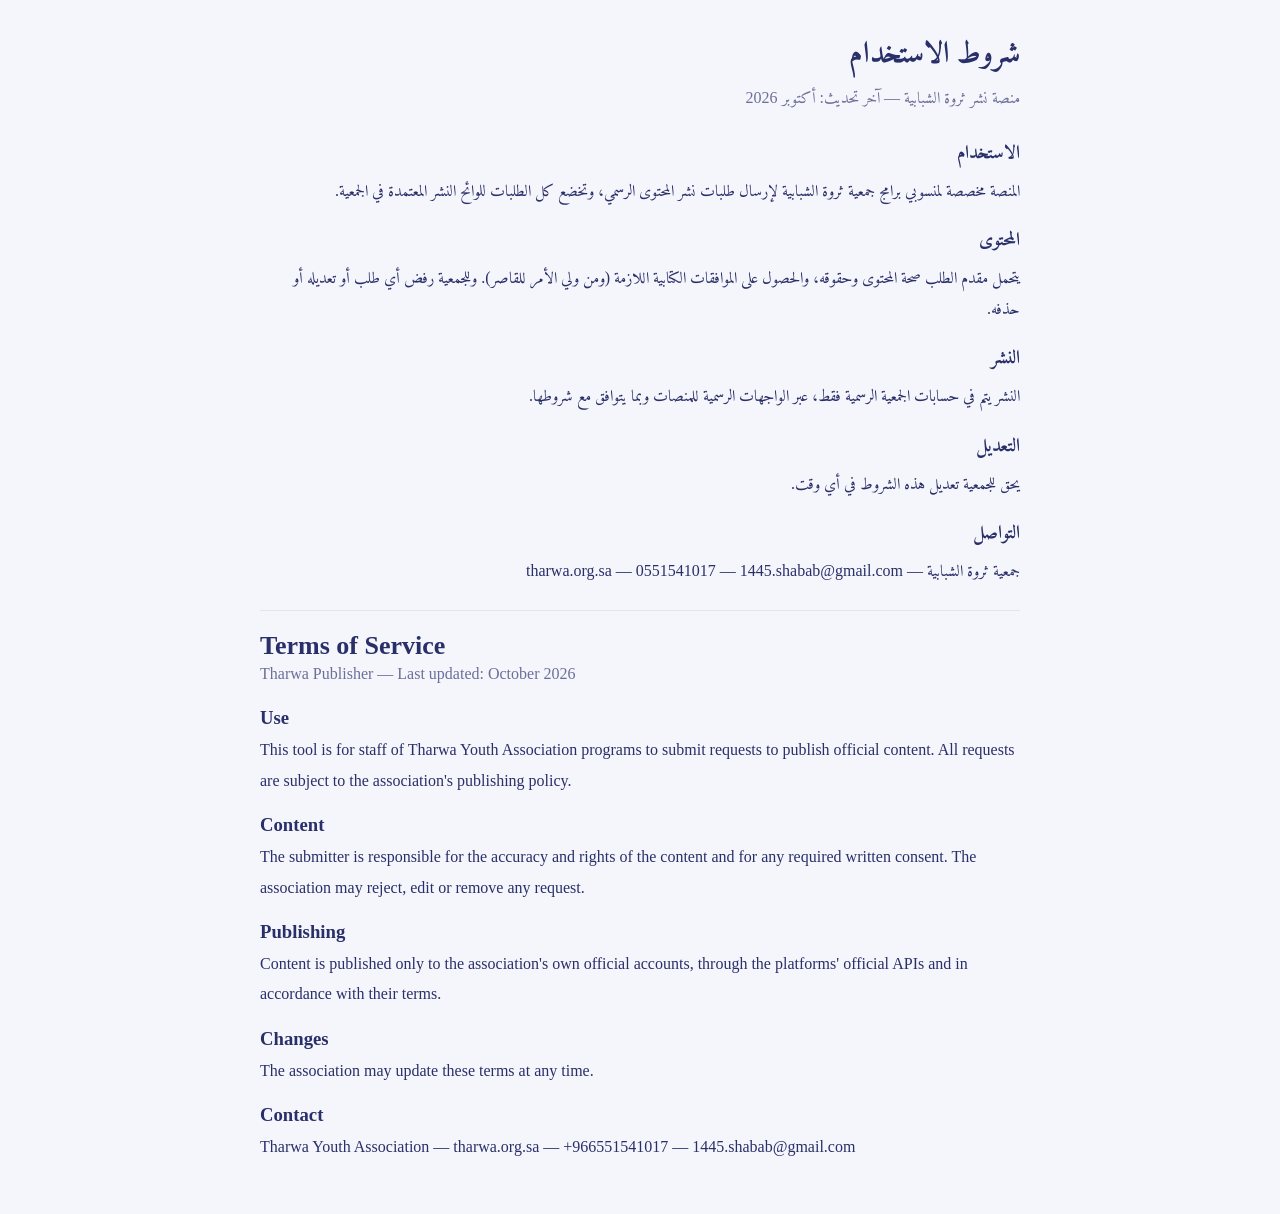
<file: terms.html>
<!doctype html><html lang="ar"><head><title>Tharwa Publisher</title><link href="https://fonts.googleapis.com/css2?family=Amiri:wght@400;700&display=swap" rel="stylesheet"><meta charset="utf-8"><meta name="viewport" content="width=device-width,initial-scale=1"></head><body style="margin:0;background:#F5F6FB;font-family:'Times New Roman',Amiri,serif;color:#292F69"><div style="max-width:760px;margin:0 auto;padding:28px 18px"><h1 dir="rtl" style="font-size:30px;margin:0">شروط الاستخدام</h1><p dir="rtl" style="color:#6B6F99;margin:4px 0 0">منصة نشر ثروة الشبابية — آخر تحديث: أكتوبر 2026</p><section dir="rtl" style="margin:24px 0"><h3 style="color:#292F69;margin:18px 0 6px">الاستخدام</h3><p style="margin:0;line-height:1.9">المنصة مخصصة لمنسوبي برامج جمعية ثروة الشبابية لإرسال طلبات نشر المحتوى الرسمي، وتخضع كل الطلبات للوائح النشر المعتمدة في الجمعية.</p><h3 style="color:#292F69;margin:18px 0 6px">المحتوى</h3><p style="margin:0;line-height:1.9">يتحمل مقدم الطلب صحة المحتوى وحقوقه، والحصول على الموافقات الكتابية اللازمة (ومن ولي الأمر للقاصر). وللجمعية رفض أي طلب أو تعديله أو حذفه.</p><h3 style="color:#292F69;margin:18px 0 6px">النشر</h3><p style="margin:0;line-height:1.9">النشر يتم في حسابات الجمعية الرسمية فقط، عبر الواجهات الرسمية للمنصات وبما يتوافق مع شروطها.</p><h3 style="color:#292F69;margin:18px 0 6px">التعديل</h3><p style="margin:0;line-height:1.9">يحق للجمعية تعديل هذه الشروط في أي وقت.</p><h3 style="color:#292F69;margin:18px 0 6px">التواصل</h3><p style="margin:0;line-height:1.9">جمعية ثروة الشبابية — tharwa.org.sa — 0551541017 — 1445.shabab@gmail.com</p></section><hr style="border:0;border-top:1px solid #E2E5F1"><h1 dir="ltr" style="font-size:26px;margin:20px 0 0">Terms of Service</h1><p dir="ltr" style="color:#6B6F99;margin:4px 0 0">Tharwa Publisher — Last updated: October 2026</p><section dir="ltr" style="margin:24px 0"><h3 style="color:#292F69;margin:18px 0 6px">Use</h3><p style="margin:0;line-height:1.9">This tool is for staff of Tharwa Youth Association programs to submit requests to publish official content. All requests are subject to the association's publishing policy.</p><h3 style="color:#292F69;margin:18px 0 6px">Content</h3><p style="margin:0;line-height:1.9">The submitter is responsible for the accuracy and rights of the content and for any required written consent. The association may reject, edit or remove any request.</p><h3 style="color:#292F69;margin:18px 0 6px">Publishing</h3><p style="margin:0;line-height:1.9">Content is published only to the association's own official accounts, through the platforms' official APIs and in accordance with their terms.</p><h3 style="color:#292F69;margin:18px 0 6px">Changes</h3><p style="margin:0;line-height:1.9">The association may update these terms at any time.</p><h3 style="color:#292F69;margin:18px 0 6px">Contact</h3><p style="margin:0;line-height:1.9">Tharwa Youth Association — tharwa.org.sa — +966551541017 — 1445.shabab@gmail.com</p></section></div></body></html>
</file>
